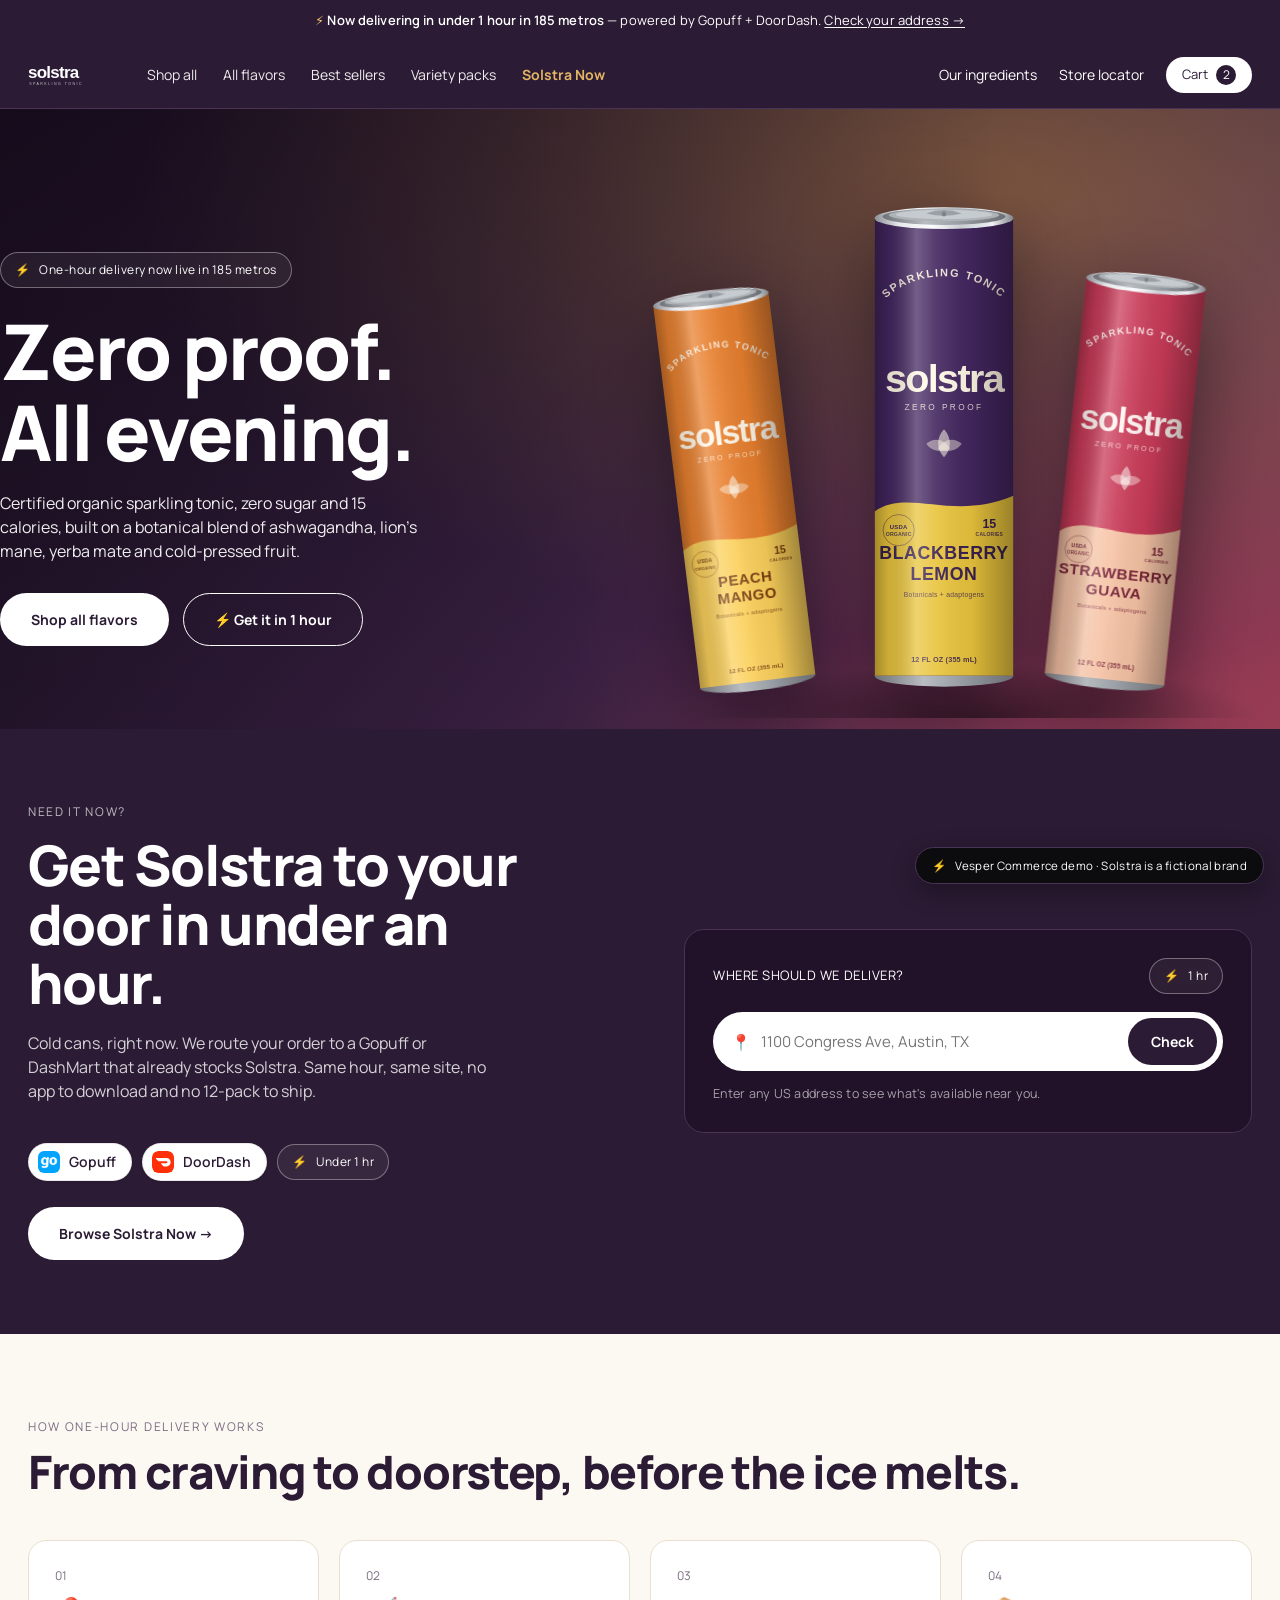
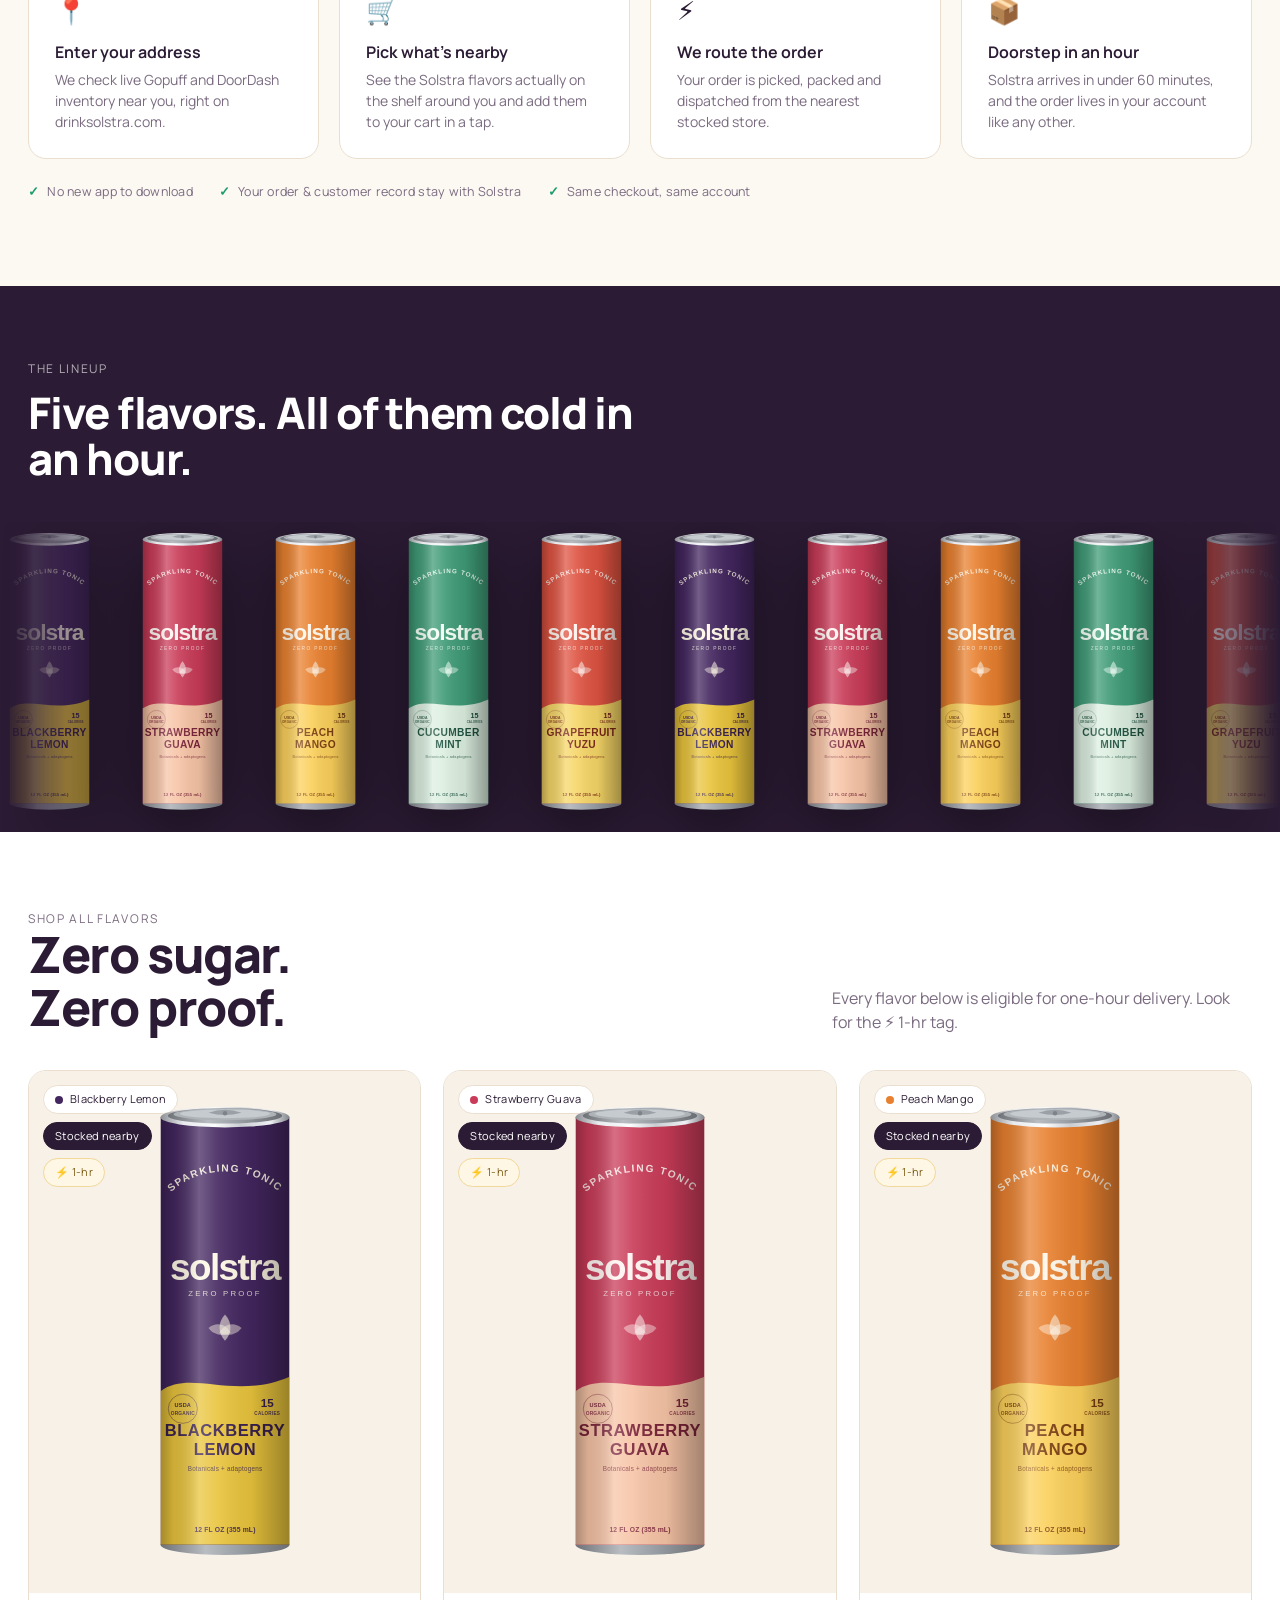
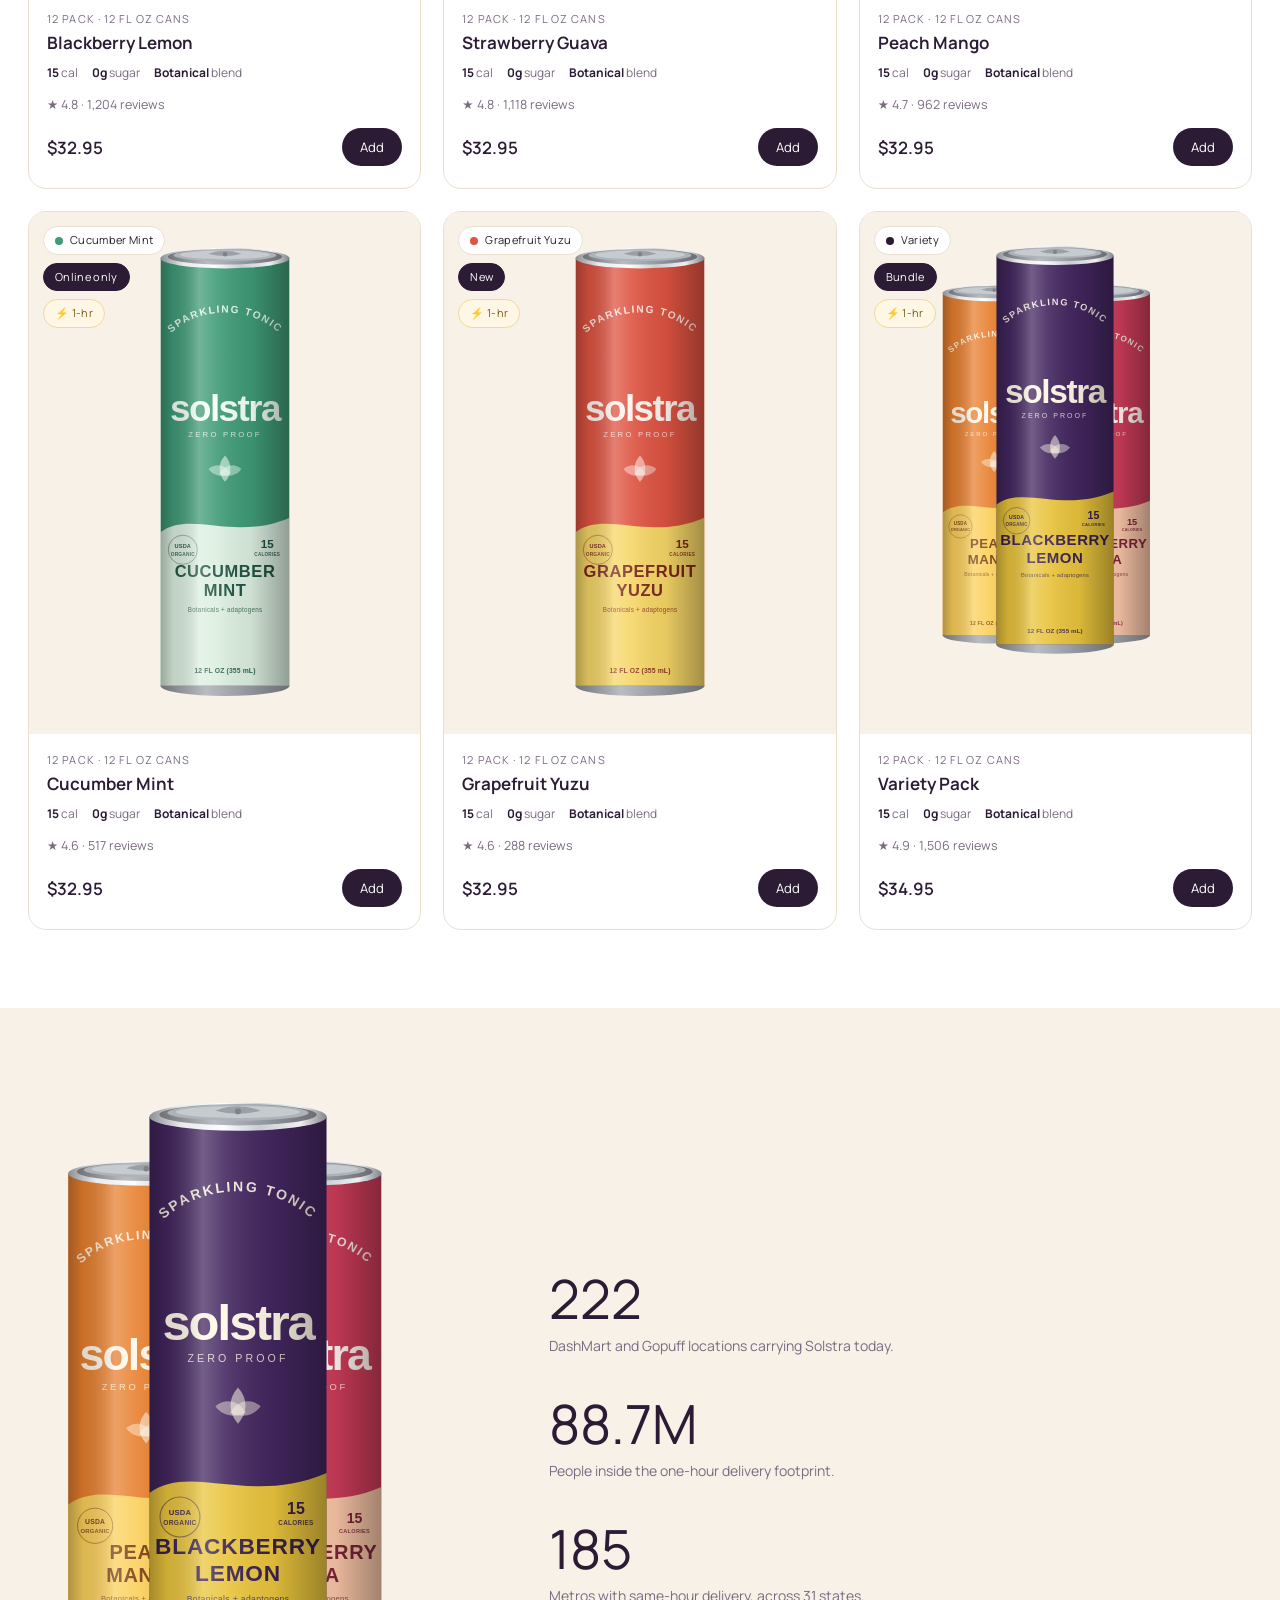
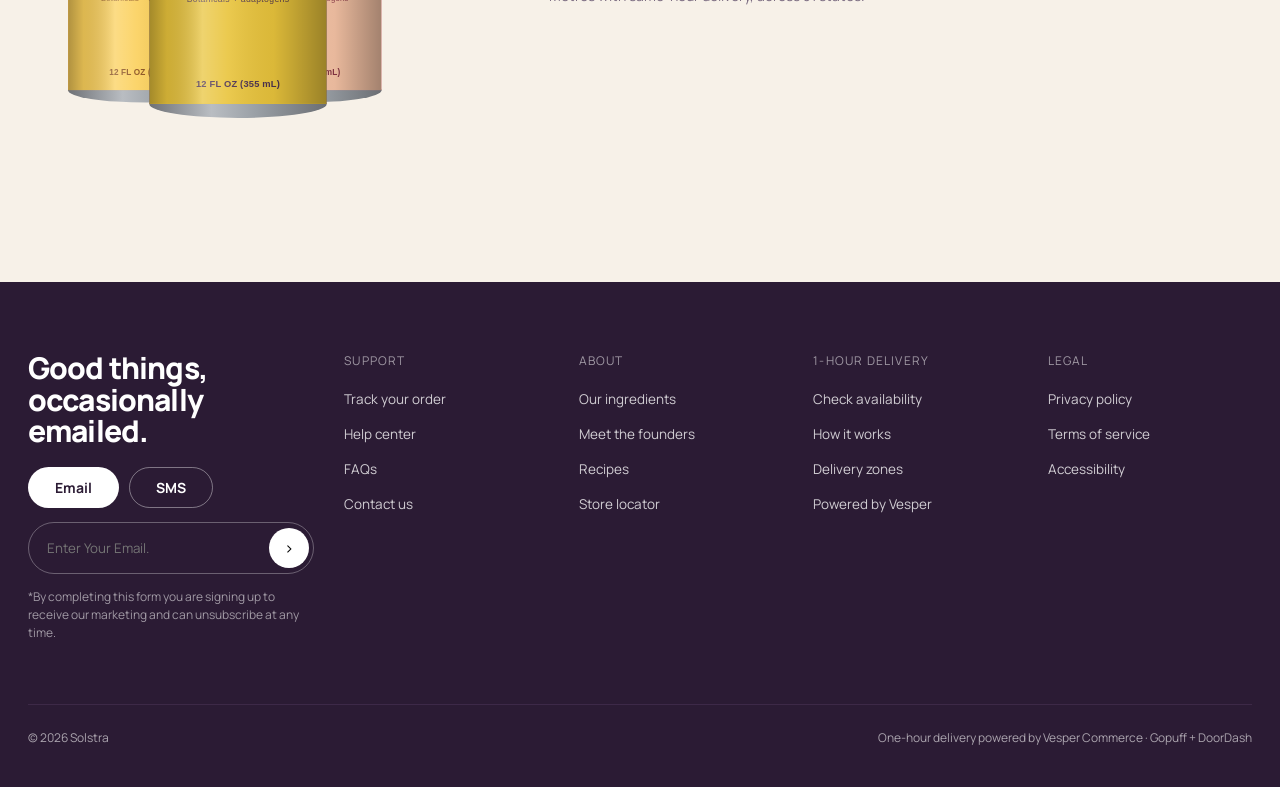
<file: index.html>
<!doctype html>
<html lang="en">
<head>
<meta charset="utf-8" />
<meta name="viewport" content="width=device-width, initial-scale=1" />
<title>Solstra — Sparkling Botanical Tonic. Zero Proof, All Evening.</title>
<meta name="description" content="Certified organic sparkling botanical tonic with adaptogens. Zero sugar, zero proof, 15 calories. Now delivered in under an hour via Gopuff and DoorDash." />
<link rel="preconnect" href="https://fonts.googleapis.com" />
<link rel="preconnect" href="https://fonts.gstatic.com" crossorigin />
<link href="https://fonts.googleapis.com/css2?family=Manrope:wght@400;500;600;700;800&display=swap" rel="stylesheet" />
<link rel="stylesheet" href="styles.css" />
<link rel="icon" href="assets/logo.svg" />
</head>
<body>

<!-- Announcement -->
<div class="announce">
  <span class="bolt">⚡</span> <b>Now delivering in under 1 hour in 185 metros</b> — powered by Gopuff + DoorDash. <a href="#onehour">Check your address →</a>
</div>

<!-- Header -->
<header class="header">
  <nav class="nav">
    <a class="brand" href="index.html"><img src="assets/logo-white.svg" alt="Solstra" /></a>
    <div class="nav-links">
      <a href="#shop">Shop all</a>
      <a href="#shop">All flavors</a>
      <a href="#shop">Best sellers</a>
      <a href="#shop">Variety packs</a>
      <a href="solstra-now.html" class="nav-accent">Solstra Now</a>
    </div>
    <div class="nav-right">
      <a class="hide-sm" href="#">Our ingredients</a>
      <a class="hide-sm" href="#">Store locator</a>
      <button class="hamburger" onclick="openMenu()" aria-label="Open menu"><svg viewBox="0 0 24 24" fill="none" stroke="currentColor" stroke-width="2" stroke-linecap="round"><line x1="3" y1="6" x2="21" y2="6"/><line x1="3" y1="12" x2="21" y2="12"/><line x1="3" y1="18" x2="21" y2="18"/></svg></button>
      <a href="checkout.html" class="cart-pill" onclick="event.preventDefault();openCart()">Cart <span class="cart-count" id="cartCount">2</span></a>
    </div>
  </nav>
</header>

<!-- Hero -->
<section class="hero">
  <div class="hero-media hero-media--brand"></div>
  <div class="wrap hero-inner">
    <div class="hero-copy">
      <div class="delivery-badge" style="margin-bottom:22px"><span class="bolt">⚡</span> One-hour delivery now live in 185 metros</div>
      <h1 class="serif">Zero proof.<br/>All evening.</h1>
      <p class="sub">Certified organic sparkling tonic, zero sugar and 15 calories, built on a botanical blend of ashwagandha, lion's mane, yerba mate and cold-pressed fruit.</p>
      <div class="hero-cta">
        <a href="#shop" class="btn btn-white">Shop all flavors</a>
        <a href="#onehour" class="btn btn-outline" style="color:#fff">⚡ Get it in 1 hour</a>
      </div>
    </div>
    <!-- cans get their own grid column, so they can never cross the type -->
    <div class="hero-cans" aria-hidden="true">
      <img class="hc hc-left"  src="assets/can-peachmango.svg" alt="" />
      <img class="hc hc-right" src="assets/can-strawberryguava.svg" alt="" />
      <img class="hc hc-front" src="assets/can-blackberrylemon.svg" alt="" />
    </div>
  </div>
</section>

<!-- ===== SIGNATURE 1-HOUR DELIVERY BAND ===== -->
<section class="delivery-band" id="onehour">
  <div class="wrap grid">
    <div>
      <div class="eyebrow" style="color:rgba(255,255,255,.7)">Need it now?</div>
      <h2 class="serif" style="margin-top:14px">Get Solstra to your door in under an hour.</h2>
      <p class="lede">Cold cans, right now. We route your order to a Gopuff or DashMart that already stocks Solstra. Same hour, same site, no app to download and no 12-pack to ship.</p>
      <div class="retailer-chips" style="margin-top:24px">
        <span class="chip"><img class="logo" src="assets/gopuff-icon.png" alt="Gopuff" /> Gopuff</span>
        <span class="chip"><img class="logo" src="assets/doordash-icon.svg" alt="DoorDash" /> DoorDash</span>
        <span class="delivery-badge"><span class="bolt">⚡</span> Under 1 hr</span>
      </div>
      <div style="margin-top:26px">
        <a href="solstra-now.html" class="btn btn-white">Browse Solstra Now →</a>
      </div>
    </div>

    <div class="addr-card">
      <div class="row-top">
        <div style="font-family:var(--mono);font-size:13px;letter-spacing:.04em">WHERE SHOULD WE DELIVER?</div>
        <div class="delivery-badge"><span class="bolt">⚡</span> 1 hr</div>
      </div>
      <div class="addr-field">
        <span aria-hidden="true">📍</span>
        <input id="addrInput" type="text" placeholder="1100 Congress Ave, Austin, TX" />
        <button class="btn btn-dark" onclick="checkAvailability()">Check</button>
      </div>
      <div class="addr-note">Enter any US address to see what's available near you.</div>

      <div class="avail-result" id="availResult">
        <div class="avail-head"><span>✓</span> Available near you — delivered in under 1 hour</div>
        <div class="mini-prod">
          <img src="assets/can-blackberrylemon.svg" alt="" />
          <div class="info"><div class="name">Blackberry Lemon · 4-pack</div><div class="meta">4 × 12 fl oz · $13.99</div></div>
          <button class="mini-add" onclick="addToCart()">Add</button>
        </div>
        <div class="mini-prod">
          <img src="assets/can-strawberryguava.svg" alt="" />
          <div class="info"><div class="name">Strawberry Guava · 4-pack</div><div class="meta">4 × 12 fl oz · $13.99</div></div>
          <button class="mini-add" onclick="addToCart()">Add</button>
        </div>
        <div class="mini-prod">
          <img src="assets/can-peachmango.svg" alt="" />
          <div class="info"><div class="name">Peach Mango · single can <span style="opacity:.6">(trial)</span></div><div class="meta">12 fl oz · $3.79</div></div>
          <button class="mini-add" onclick="addToCart()">Add</button>
        </div>
        <a href="checkout.html" class="btn btn-white btn-block" style="margin-top:16px">View cart · check out →</a>
      </div>
    </div>
  </div>
</section>

<!-- How it works -->
<section class="how">
  <div class="wrap">
    <div class="eyebrow">How one-hour delivery works</div>
    <h2 class="serif" style="font-size:clamp(30px,3.6vw,46px);margin-top:12px">From craving to doorstep, before the ice melts.</h2>
    <div class="steps">
      <div class="step"><div class="num">01</div><div class="icon">📍</div><h3>Enter your address</h3><p>We check live Gopuff and DoorDash inventory near you, right on drinksolstra.com.</p></div>
      <div class="step"><div class="num">02</div><div class="icon">🛒</div><h3>Pick what's nearby</h3><p>See the Solstra flavors actually on the shelf around you and add them to your cart in a tap.</p></div>
      <div class="step"><div class="num">03</div><div class="icon">⚡</div><h3>We route the order</h3><p>Your order is picked, packed and dispatched from the nearest stocked store.</p></div>
      <div class="step"><div class="num">04</div><div class="icon">📦</div><h3>Doorstep in an hour</h3><p>Solstra arrives in under 60 minutes, and the order lives in your account like any other.</p></div>
    </div>
    <div class="assurance">
      <span><span class="tick">✓</span> No new app to download</span>
      <span><span class="tick">✓</span> Your order &amp; customer record stay with Solstra</span>
      <span><span class="tick">✓</span> Same checkout, same account</span>
    </div>
  </div>
</section>

<!-- Flavor lineup marquee -->
<section class="lineup">
  <div class="wrap lineup-head">
    <div class="eyebrow" style="color:rgba(255,255,255,.65)">The lineup</div>
    <h2 class="serif">Five flavors. All of them cold in an hour.</h2>
  </div>
  <!-- two identical sets, each at least one viewport wide, so the -50% loop is
       seamless at any window size -->
  <div class="marquee" aria-hidden="true">
    <div class="marquee-track">
      <div class="marquee-set">
        <img src="assets/can-blackberrylemon.svg" alt="" />
        <img src="assets/can-strawberryguava.svg" alt="" />
        <img src="assets/can-peachmango.svg" alt="" />
        <img src="assets/can-cucumbermint.svg" alt="" />
        <img src="assets/can-grapefruityuzu.svg" alt="" />
        <img src="assets/can-blackberrylemon.svg" alt="" />
        <img src="assets/can-strawberryguava.svg" alt="" />
        <img src="assets/can-peachmango.svg" alt="" />
        <img src="assets/can-cucumbermint.svg" alt="" />
        <img src="assets/can-grapefruityuzu.svg" alt="" />
      </div>
      <div class="marquee-set">
        <img src="assets/can-blackberrylemon.svg" alt="" />
        <img src="assets/can-strawberryguava.svg" alt="" />
        <img src="assets/can-peachmango.svg" alt="" />
        <img src="assets/can-cucumbermint.svg" alt="" />
        <img src="assets/can-grapefruityuzu.svg" alt="" />
        <img src="assets/can-blackberrylemon.svg" alt="" />
        <img src="assets/can-strawberryguava.svg" alt="" />
        <img src="assets/can-peachmango.svg" alt="" />
        <img src="assets/can-cucumbermint.svg" alt="" />
        <img src="assets/can-grapefruityuzu.svg" alt="" />
      </div>
    </div>
  </div>
</section>

<!-- Product grid -->
<section class="section" id="shop">
  <div class="wrap">
    <div class="section-head">
      <div>
        <div class="eyebrow">Shop all flavors</div>
        <h2 class="serif">Zero sugar.<br/>Zero proof.</h2>
      </div>
      <p>Every flavor below is eligible for one-hour delivery. Look for the <span style="white-space:nowrap">⚡ 1-hr</span> tag.</p>
    </div>

    <div class="prod-grid" id="prodGrid">
      <!-- cards injected by app.js -->
    </div>
  </div>
</section>

<!-- Value strip -->
<section class="value-strip">
  <div class="wrap value-split">
    <div class="value-cans">
      <img src="assets/can-varietypack.svg" alt="Solstra Blackberry Lemon, Strawberry Guava and Peach Mango cans" />
    </div>
    <div class="value-grid">
      <div><div class="big">222</div><p>DashMart and Gopuff locations carrying Solstra today.</p></div>
      <div><div class="big">88.7M</div><p>People inside the one-hour delivery footprint.</p></div>
      <div><div class="big">185</div><p>Metros with same-hour delivery, across 31 states.</p></div>
    </div>
  </div>
</section>

<!-- Footer -->
<footer class="footer">
  <div class="wrap">
    <div class="top">
      <div class="updates">
        <h3 class="serif">Good things, occasionally emailed.</h3>
        <div class="toggle">
          <button class="btn btn-white">Email</button>
          <button class="btn btn-outline" style="color:#fff">SMS</button>
        </div>
        <div class="subscribe"><input placeholder="Enter Your Email." /><button>›</button></div>
        <p style="font-size:12px;opacity:.55;margin-top:14px;max-width:320px">*By completing this form you are signing up to receive our marketing and can unsubscribe at any time.</p>
      </div>
      <div><div class="colhead">Support</div><ul><li><a href="#">Track your order</a></li><li><a href="#">Help center</a></li><li><a href="#">FAQs</a></li><li><a href="#">Contact us</a></li></ul></div>
      <div><div class="colhead">About</div><ul><li><a href="#">Our ingredients</a></li><li><a href="#">Meet the founders</a></li><li><a href="#">Recipes</a></li><li><a href="#">Store locator</a></li></ul></div>
      <div><div class="colhead">1-Hour Delivery</div><ul><li><a href="#onehour">Check availability</a></li><li><a href="#onehour">How it works</a></li><li><a href="#">Delivery zones</a></li><li><a href="#">Powered by Vesper</a></li></ul></div>
      <div><div class="colhead">Legal</div><ul><li><a href="#">Privacy policy</a></li><li><a href="#">Terms of service</a></li><li><a href="#">Accessibility</a></li></ul></div>
    </div>
    <div class="base"><span>© 2026 Solstra</span><span>One-hour delivery powered by Vesper Commerce · Gopuff + DoorDash</span></div>
  </div>
</footer>

<div class="demo-ribbon"><span class="bolt">⚡</span> Vesper Commerce demo · Solstra is a fictional brand</div>

<script src="app.js"></script>
</body>
</html>
</file>
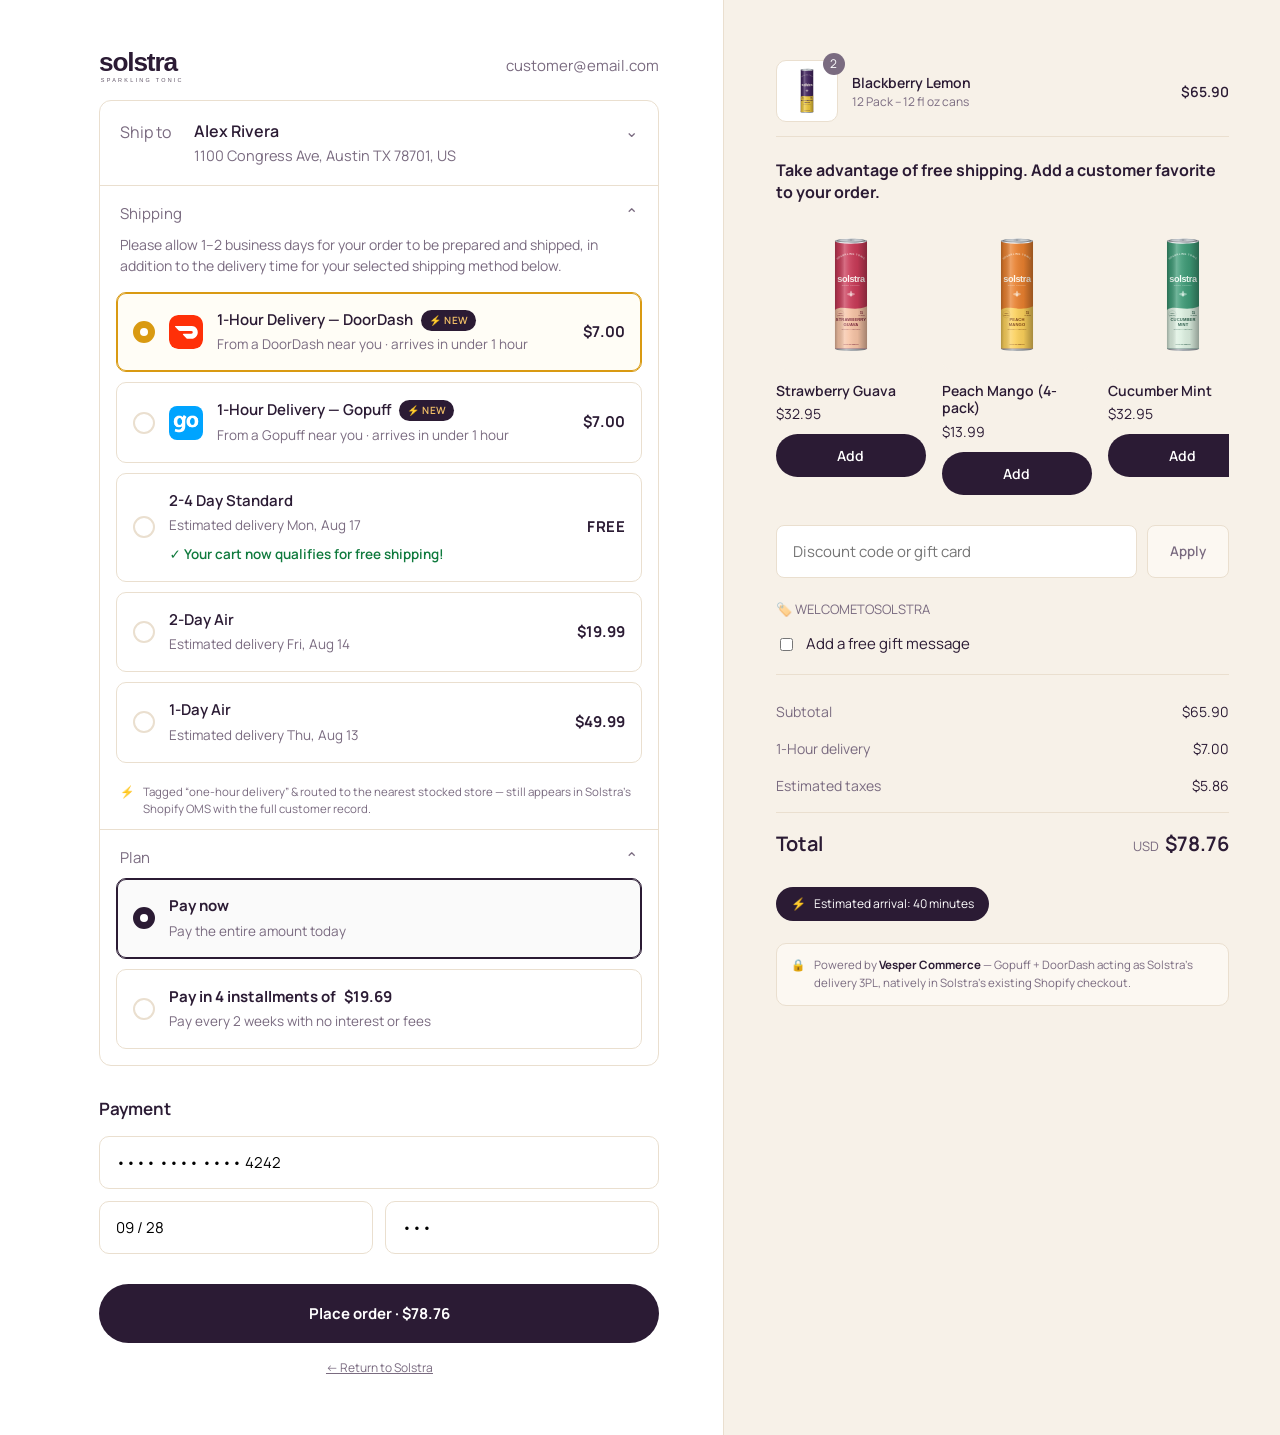
<file: checkout.html>
<!doctype html>
<html lang="en">
<head>
<meta charset="utf-8" />
<meta name="viewport" content="width=device-width, initial-scale=1" />
<title>Checkout | Solstra</title>
<link rel="preconnect" href="https://fonts.googleapis.com" />
<link rel="preconnect" href="https://fonts.gstatic.com" crossorigin />
<link href="https://fonts.googleapis.com/css2?family=Manrope:wght@400;500;600;700;800&display=swap" rel="stylesheet" />
<link rel="stylesheet" href="styles.css" />
<link rel="icon" href="assets/logo.svg" />
</head>
<body>

<div class="checkout">
  <!-- LEFT -->
  <div class="co-left">
    <div class="inner">
      <div class="co-topbar">
        <a href="index.html" class="co-logo"><img src="assets/logo.svg" alt="Solstra" style="height:40px" /></a>
        <span class="email">customer@email.com</span>
      </div>

      <!-- Ship to -->
      <div class="co-card">
        <div class="ship-to">
          <span class="k">Ship to</span>
          <span class="v"><b>Alex Rivera</b><div>1100 Congress Ave, Austin TX 78701, US</div></span>
          <span class="chev">⌄</span>
        </div>

        <!-- Shipping -->
        <div class="co-block">
          <div class="bh"><span class="t">Shipping</span><span class="chev" style="color:var(--gray)">⌃</span></div>
          <div class="note">Please allow 1–2 business days for your order to be prepared and shipped, in addition to the delivery time for your selected shipping method below.</div>
          <div class="opts" id="shipOpts">

            <!-- 1-hour delivery options (the Vesper addition) -->
            <label class="co-opt onehr selected" data-cost="7.00" data-label="1-Hour delivery" onclick="selectShip(this)">
              <span class="radio"></span>
              <span class="ret"><img src="assets/doordash-icon.svg" alt="DoorDash" /></span>
              <span class="body">
                <span class="n">1-Hour Delivery — DoorDash <span class="badge-1hr">⚡ NEW</span></span>
                <span class="d">From a DoorDash near you · arrives in under 1 hour</span>
              </span>
              <span class="amt">$7.00</span>
            </label>

            <label class="co-opt onehr" data-cost="7.00" data-label="1-Hour delivery" onclick="selectShip(this)">
              <span class="radio"></span>
              <span class="ret"><img src="assets/gopuff-icon.png" alt="Gopuff" /></span>
              <span class="body">
                <span class="n">1-Hour Delivery — Gopuff <span class="badge-1hr">⚡ NEW</span></span>
                <span class="d">From a Gopuff near you · arrives in under 1 hour</span>
              </span>
              <span class="amt">$7.00</span>
            </label>

            <!-- standard Solstra shipping tiers -->
            <label class="co-opt" data-cost="0" data-label="2-4 Day Standard" onclick="selectShip(this)">
              <span class="radio"></span>
              <span class="body">
                <span class="n">2-4 Day Standard</span>
                <span class="d">Estimated delivery Mon, Aug 17</span>
                <span class="free-ok">✓ Your cart now qualifies for free shipping!</span>
              </span>
              <span class="amt free">FREE</span>
            </label>

            <label class="co-opt" data-cost="19.99" data-label="2-Day Air" onclick="selectShip(this)">
              <span class="radio"></span>
              <span class="body">
                <span class="n">2-Day Air</span>
                <span class="d">Estimated delivery Fri, Aug 14</span>
              </span>
              <span class="amt">$19.99</span>
            </label>

            <label class="co-opt" data-cost="49.99" data-label="1-Day Air" onclick="selectShip(this)">
              <span class="radio"></span>
              <span class="body">
                <span class="n">1-Day Air</span>
                <span class="d">Estimated delivery Thu, Aug 13</span>
              </span>
              <span class="amt">$49.99</span>
            </label>

          </div>
          <div class="note" id="routeNote" style="display:flex;gap:9px;color:var(--gray);font-family:var(--mono);font-size:11.5px">
            <span style="color:#d99a12">⚡</span>
            <span>Tagged “one-hour delivery” &amp; routed to the nearest stocked store — still appears in Solstra's Shopify OMS with the full customer record.</span>
          </div>
        </div>

        <!-- Plan -->
        <div class="co-block co-plan">
          <div class="bh"><span class="t">Plan</span><span class="chev" style="color:var(--gray)">⌃</span></div>
          <div class="opts" id="planOpts">
            <label class="co-opt selected" onclick="selectPlan(this)">
              <span class="radio"></span>
              <span class="body"><span class="n">Pay now</span><span class="d">Pay the entire amount today</span></span>
            </label>
            <label class="co-opt" onclick="selectPlan(this)">
              <span class="radio"></span>
              <span class="body"><span class="n">Pay in 4 installments of <span id="instAmt">$18.05</span></span><span class="d">Pay every 2 weeks with no interest or fees</span></span>
            </label>
          </div>
        </div>
      </div>

      <!-- Payment -->
      <div class="co-section-title">Payment</div>
      <input class="co-field" placeholder="Card number" value="•••• •••• •••• 4242" />
      <div class="co-row">
        <input class="co-field" placeholder="Expiration (MM/YY)" value="09 / 28" />
        <input class="co-field" placeholder="Security code" value="•••" />
      </div>

      <button class="btn btn-dark btn-block btn-lg" id="placeBtn" style="margin-top:18px" onclick="placeOrder()">Place order · $72.21</button>
      <p style="font-size:12px;color:var(--gray);text-align:center;margin-top:16px"><a href="index.html" style="text-decoration:underline">← Return to Solstra</a></p>
    </div>
  </div>

  <!-- RIGHT: order summary -->
  <div class="co-right">
    <div class="inner">
      <div class="os-item">
        <div class="im"><img src="assets/can-blackberrylemon.svg" alt="" /><span class="q">2</span></div>
        <div class="nm"><div class="t">Blackberry Lemon</div><div class="s">12 Pack – 12 fl oz cans</div></div>
        <div class="pr">$65.90</div>
      </div>

      <!-- upsell rail -->
      <div class="upsell-title">Take advantage of free shipping. Add a customer favorite to your order.</div>
      <div class="upsell-rail">
        <div class="upsell-card"><div class="im"><img src="assets/can-strawberryguava.svg" alt="" /></div><div class="nm">Strawberry Guava</div><div class="pr">$32.95</div><button class="add" onclick="addToCart()">Add</button></div>
        <div class="upsell-card"><div class="im"><img src="assets/can-peachmango.svg" alt="" /></div><div class="nm">Peach Mango (4-pack)</div><div class="pr">$13.99</div><button class="add" onclick="addToCart()">Add</button></div>
        <div class="upsell-card"><div class="im"><img src="assets/can-cucumbermint.svg" alt="" /></div><div class="nm">Cucumber Mint</div><div class="pr">$32.95</div><button class="add" onclick="addToCart()">Add</button></div>
        <div class="upsell-card"><div class="im"><img src="assets/can-varietypack.svg" alt="" /></div><div class="nm">Variety Pack</div><div class="pr">$34.95</div><button class="add" onclick="addToCart()">Add</button></div>
      </div>

      <!-- discount -->
      <div class="co-discount">
        <input placeholder="Discount code or gift card" />
        <button>Apply</button>
      </div>
      <div class="co-discount-tag">🏷️ WELCOMETOSOLSTRA</div>
      <div class="co-gift"><input type="checkbox" /> Add a free gift message</div>

      <!-- totals -->
      <div class="os-line"><span class="muted">Subtotal</span><span>$65.90</span></div>
      <div class="os-line"><span class="muted" id="sumShipLabel">1-Hour delivery</span><span id="sumShip">$7.00</span></div>
      <div class="os-line"><span class="muted">Estimated taxes</span><span>$5.86</span></div>
      <div class="os-line total"><span>Total</span><span><span style="font-size:13px;color:var(--gray);font-weight:400;margin-right:6px">USD</span><span id="sumTotal">$72.21</span></span></div>

      <div class="eta-badge" id="etaBadge" style="margin-top:20px"><span class="bolt">⚡</span> Estimated arrival: 40 minutes</div>
      <div class="co-note" style="margin-top:8px;border-style:solid"><span>🔒</span> <span>Powered by <b>Vesper Commerce</b> — Gopuff + DoorDash acting as Solstra's delivery 3PL, natively in Solstra's existing Shopify checkout.</span></div>
    </div>
  </div>
</div>

<script src="app.js"></script>
</body>
</html>
</file>
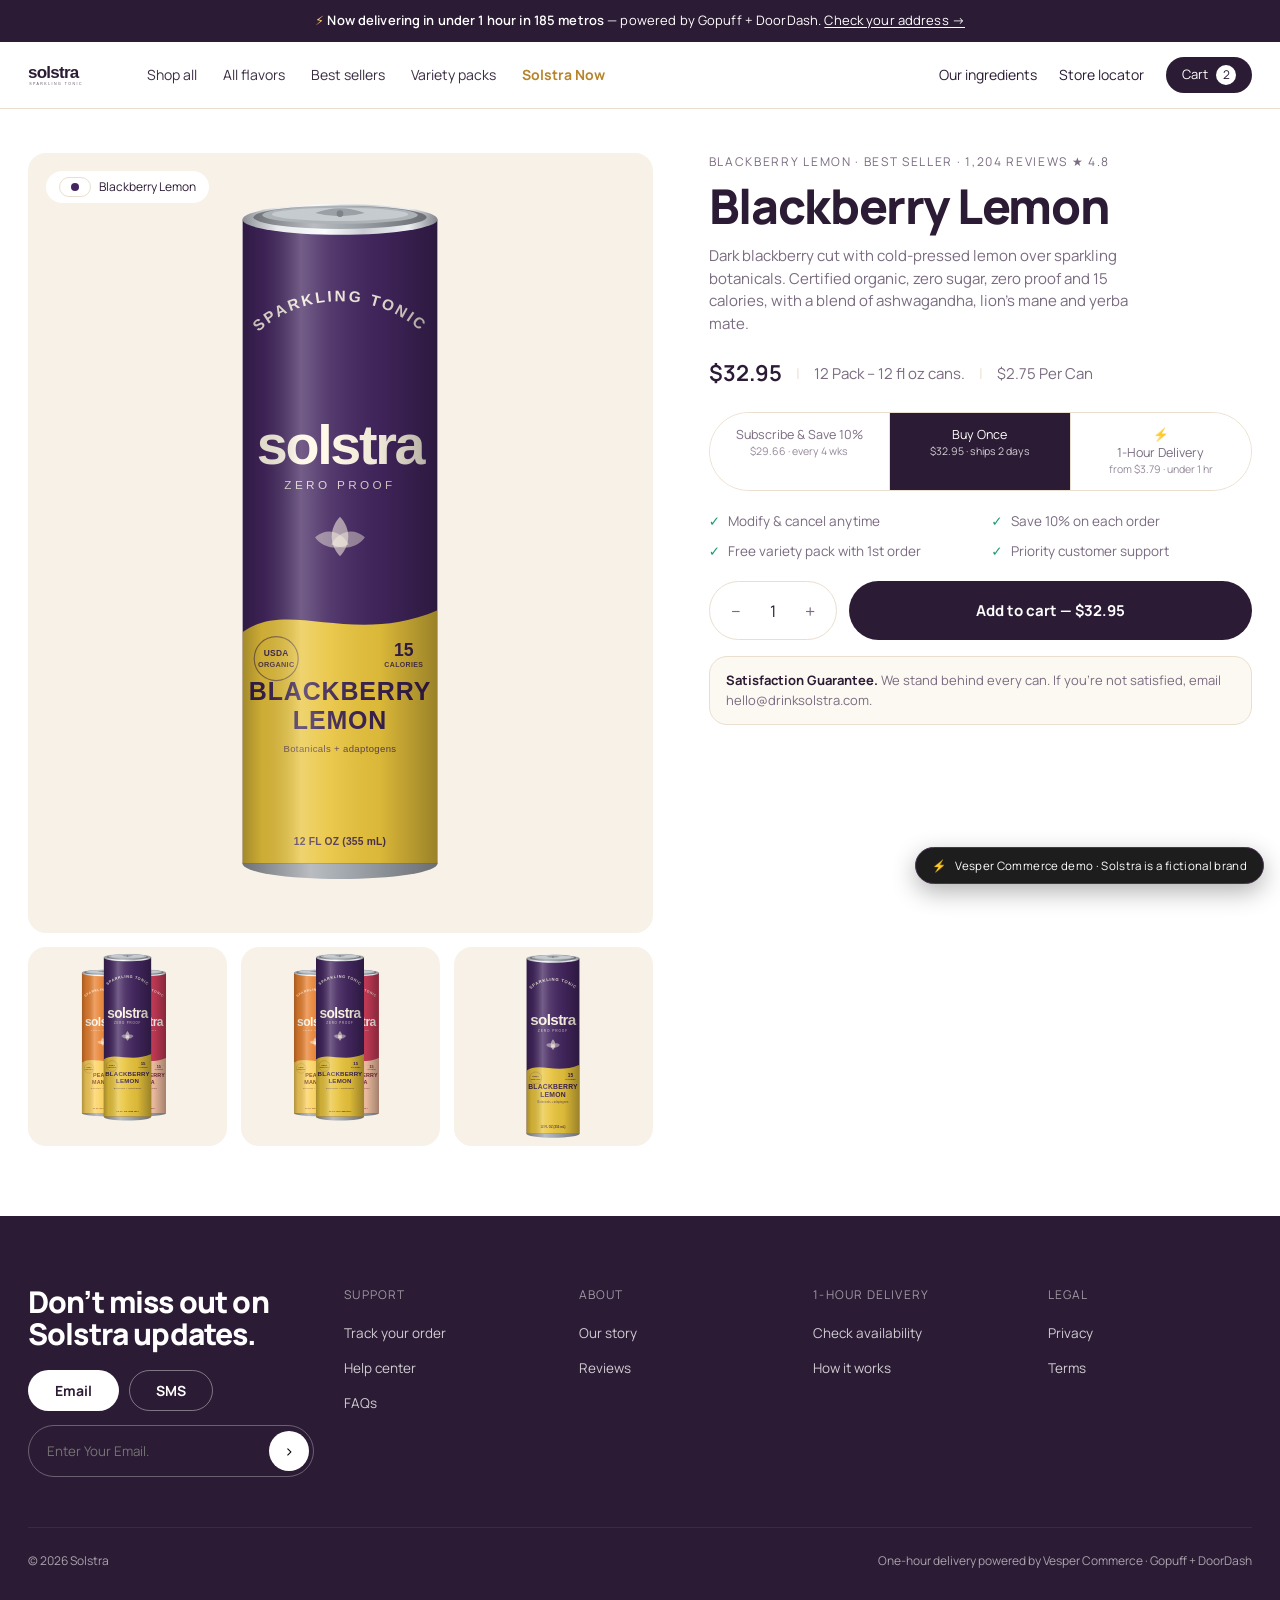
<file: product.html>
<!doctype html>
<html lang="en">
<head>
<meta charset="utf-8" />
<meta name="viewport" content="width=device-width, initial-scale=1" />
<title>Blackberry Lemon Sparkling Botanical Tonic (12 fl oz) | Solstra</title>
<link rel="preconnect" href="https://fonts.googleapis.com" />
<link rel="preconnect" href="https://fonts.gstatic.com" crossorigin />
<link href="https://fonts.googleapis.com/css2?family=Manrope:wght@400;500;600;700;800&display=swap" rel="stylesheet" />
<link rel="stylesheet" href="styles.css" />
<link rel="icon" href="assets/logo.svg" />
</head>
<body>

<div class="announce">
  <span class="bolt">⚡</span> <b>Now delivering in under 1 hour in 185 metros</b> — powered by Gopuff + DoorDash. <a href="#onehr">Check your address →</a>
</div>

<!-- light header on PDP -->
<header class="header light">
  <nav class="nav">
    <a class="brand" href="index.html"><img src="assets/logo.svg" alt="Solstra" /></a>
    <div class="nav-links">
      <a href="index.html#shop">Shop all</a>
      <a href="index.html#shop">All flavors</a>
      <a href="index.html#shop">Best sellers</a>
      <a href="index.html#shop">Variety packs</a>
      <a href="solstra-now.html" class="nav-accent">Solstra Now</a>
    </div>
    <div class="nav-right">
      <a class="hide-sm" href="#">Our ingredients</a>
      <a class="hide-sm" href="#">Store locator</a>
      <button class="hamburger" onclick="openMenu()" aria-label="Open menu"><svg viewBox="0 0 24 24" fill="none" stroke="currentColor" stroke-width="2" stroke-linecap="round"><line x1="3" y1="6" x2="21" y2="6"/><line x1="3" y1="12" x2="21" y2="12"/><line x1="3" y1="18" x2="21" y2="18"/></svg></button>
      <a href="checkout.html" class="cart-pill" onclick="event.preventDefault();openCart()">Cart <span class="cart-count" id="cartCount">2</span></a>
    </div>
  </nav>
</header>

<div class="wrap">
  <div class="pdp">
    <!-- media -->
    <div class="pdp-media">
      <div class="main">
        <div class="line-flag"><span class="tag line"><span class="dot" style="background:#43265F"></span></span> Blackberry Lemon</div>
        <img src="assets/can-blackberrylemon.svg" alt="Solstra Blackberry Lemon sparkling tonic" />
      </div>
      <div class="thumbs">
        <div><img src="assets/can-varietypack.svg" alt="" /></div>
        <div><img src="assets/can-varietypack.svg" alt="" /></div>
        <div><img src="assets/can-blackberrylemon.svg" alt="" /></div>
      </div>
    </div>

    <!-- info -->
    <div class="pdp-info">
      <div class="eyebrow" style="margin-bottom:10px">Blackberry Lemon · Best seller · 1,204 reviews ★ 4.8</div>
      <h1 class="serif">Blackberry Lemon</h1>
      <p class="desc">Dark blackberry cut with cold-pressed lemon over sparkling botanicals. Certified organic, zero sugar, zero proof and 15 calories, with a blend of ashwagandha, lion&rsquo;s mane and yerba mate.</p>

      <div class="price-line">
        <span class="p">$32.95</span>
        <span class="sep">|</span>
        <span class="muted">12 Pack – 12 fl oz cans.</span>
        <span class="sep">|</span>
        <span class="muted">$2.75 Per Can</span>
      </div>

      <!-- purchase modes: Subscribe / Buy Once / 1-Hour Delivery -->
      <div class="buy-modes" id="buyModes">
        <button class="buy-mode" data-mode="subscribe" onclick="setMode('subscribe')">Subscribe &amp; Save 10%<small>$29.66 · every 4 wks</small></button>
        <button class="buy-mode active" data-mode="once" onclick="setMode('once')">Buy Once<small>$32.95 · ships 2 days</small></button>
        <button class="buy-mode onehr" data-mode="onehr" onclick="setMode('onehr')"><span class="bolt">⚡</span> 1-Hour Delivery<small>from $3.79 · under 1 hr</small></button>
      </div>

      <!-- default (subscribe/once) benefits -->
      <div class="benefits" id="stdBenefits">
        <div><span class="tick">✓</span> Modify &amp; cancel anytime</div>
        <div><span class="tick">✓</span> Save 10% on each order</div>
        <div><span class="tick">✓</span> Free variety pack with 1st order</div>
        <div><span class="tick">✓</span> Priority customer support</div>
      </div>

      <!-- 1-hour module, shown when 1-hour mode selected -->
      <div class="onehr-module" id="onehrModule" style="display:none">
        <div class="top">
          <div class="t"><span class="bolt">⚡</span> Need it today? Get it in about an hour.</div>
          <div class="retailer-chips">
            <span class="chip"><img class="logo" src="assets/gopuff-icon.png" alt="Gopuff" /> Gopuff</span>
            <span class="chip"><img class="logo" src="assets/doordash-icon.svg" alt="DoorDash" /> DoorDash</span>
          </div>
        </div>
        <div class="sub">Delivered from a Gopuff or DoorDash near you. Choose a delivery-only size below — perfect for a cold one today.</div>
        <div class="addr-field">
          <span aria-hidden="true">📍</span>
          <input id="pdpAddr" type="text" placeholder="1200 Abbot Kinney Blvd, Venice, CA" />
          <button class="btn btn-dark" onclick="pdpCheck()">Check</button>
        </div>
        <div id="pdpAvail" style="display:none">
          <div class="avail-head" style="margin-top:18px;color:#7ee0c0"><span>✓</span> In stock near you · delivered in ~52 min</div>
          <div class="mini-prod"><img src="assets/can-blackberrylemon.svg" alt=""/><div class="info"><div class="name">Single can (trial)</div><div class="meta">12 fl oz · $3.79</div></div><button class="mini-add" onclick="addToCart()">Add</button></div>
          <div class="mini-prod"><img src="assets/can-blackberrylemon.svg" alt=""/><div class="info"><div class="name">4-pack</div><div class="meta">4 × 12 fl oz · $13.99</div></div><button class="mini-add" onclick="addToCart()">Add</button></div>
          <a href="checkout.html" class="btn btn-white btn-block" style="margin-top:14px">Check out · 1-hour delivery →</a>
        </div>
        <div class="pill-note">Order &amp; customer data stay in Solstra's Shopify — routed to the nearest stocked store automatically.</div>
      </div>

      <!-- qty + add -->
      <div class="qty-row" id="stdBuyRow">
        <div class="qty"><button onclick="qty(-1)">−</button><span id="qtyVal">1</span><button onclick="qty(1)">+</button></div>
        <button class="btn btn-dark add-cta btn-lg" id="addBtn" onclick="addToCart()">Add to cart — $32.95</button>
      </div>

      <div class="guarantee"><b>Satisfaction Guarantee.</b> We stand behind every can. If you're not satisfied, email hello@drinksolstra.com.</div>
    </div>
  </div>
</div>

<footer class="footer">
  <div class="wrap">
    <div class="top">
      <div class="updates">
        <h3 class="serif">Don&rsquo;t miss out on Solstra updates.</h3>
        <div class="toggle"><button class="btn btn-white">Email</button><button class="btn btn-outline" style="color:#fff">SMS</button></div>
        <div class="subscribe"><input placeholder="Enter Your Email." /><button>›</button></div>
      </div>
      <div><div class="colhead">Support</div><ul><li><a href="#">Track your order</a></li><li><a href="#">Help center</a></li><li><a href="#">FAQs</a></li></ul></div>
      <div><div class="colhead">About</div><ul><li><a href="#">Our story</a></li><li><a href="#">Reviews</a></li></ul></div>
      <div><div class="colhead">1-Hour Delivery</div><ul><li><a href="index.html#onehour">Check availability</a></li><li><a href="index.html#onehour">How it works</a></li></ul></div>
      <div><div class="colhead">Legal</div><ul><li><a href="#">Privacy</a></li><li><a href="#">Terms</a></li></ul></div>
    </div>
    <div class="base"><span>© 2026 Solstra</span><span>One-hour delivery powered by Vesper Commerce · Gopuff + DoorDash</span></div>
  </div>
</footer>

<div class="demo-ribbon"><span class="bolt">⚡</span> Vesper Commerce demo · Solstra is a fictional brand</div>

<script src="app.js"></script>
</body>
</html>
</file>
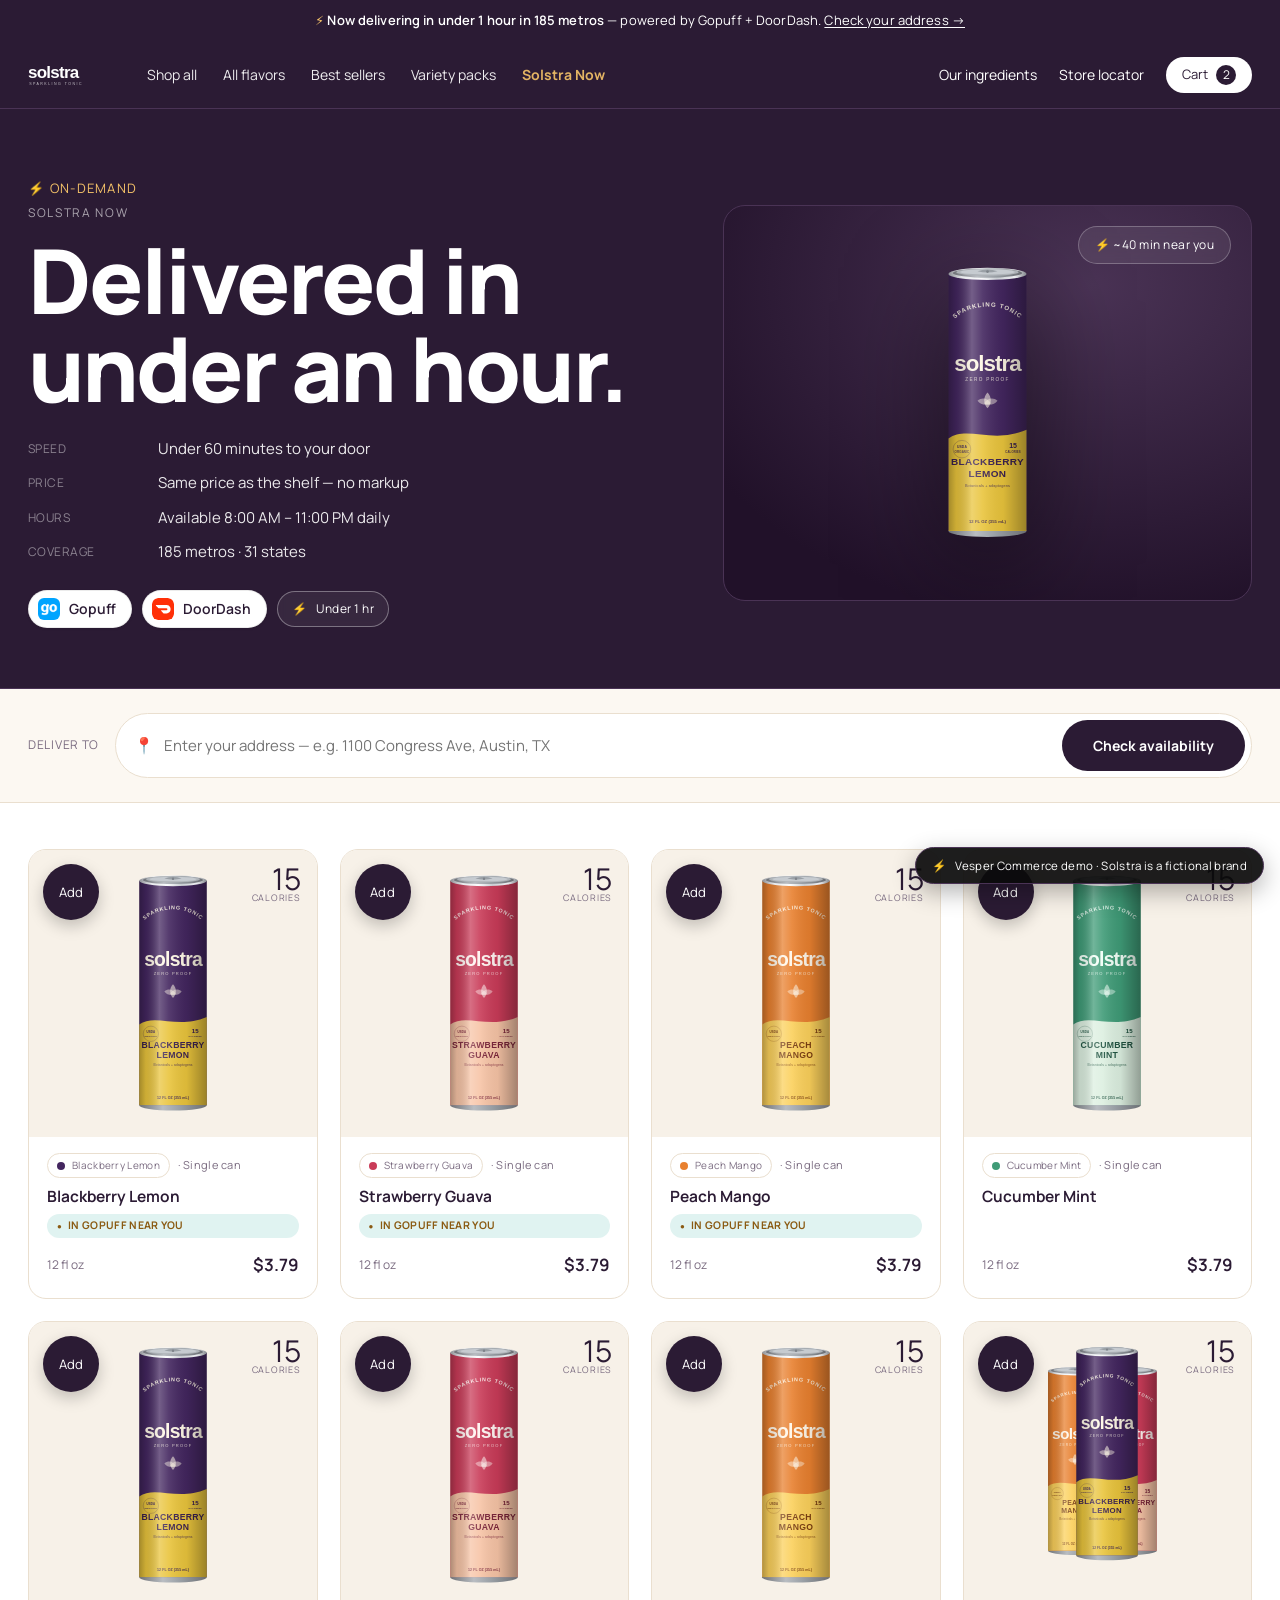
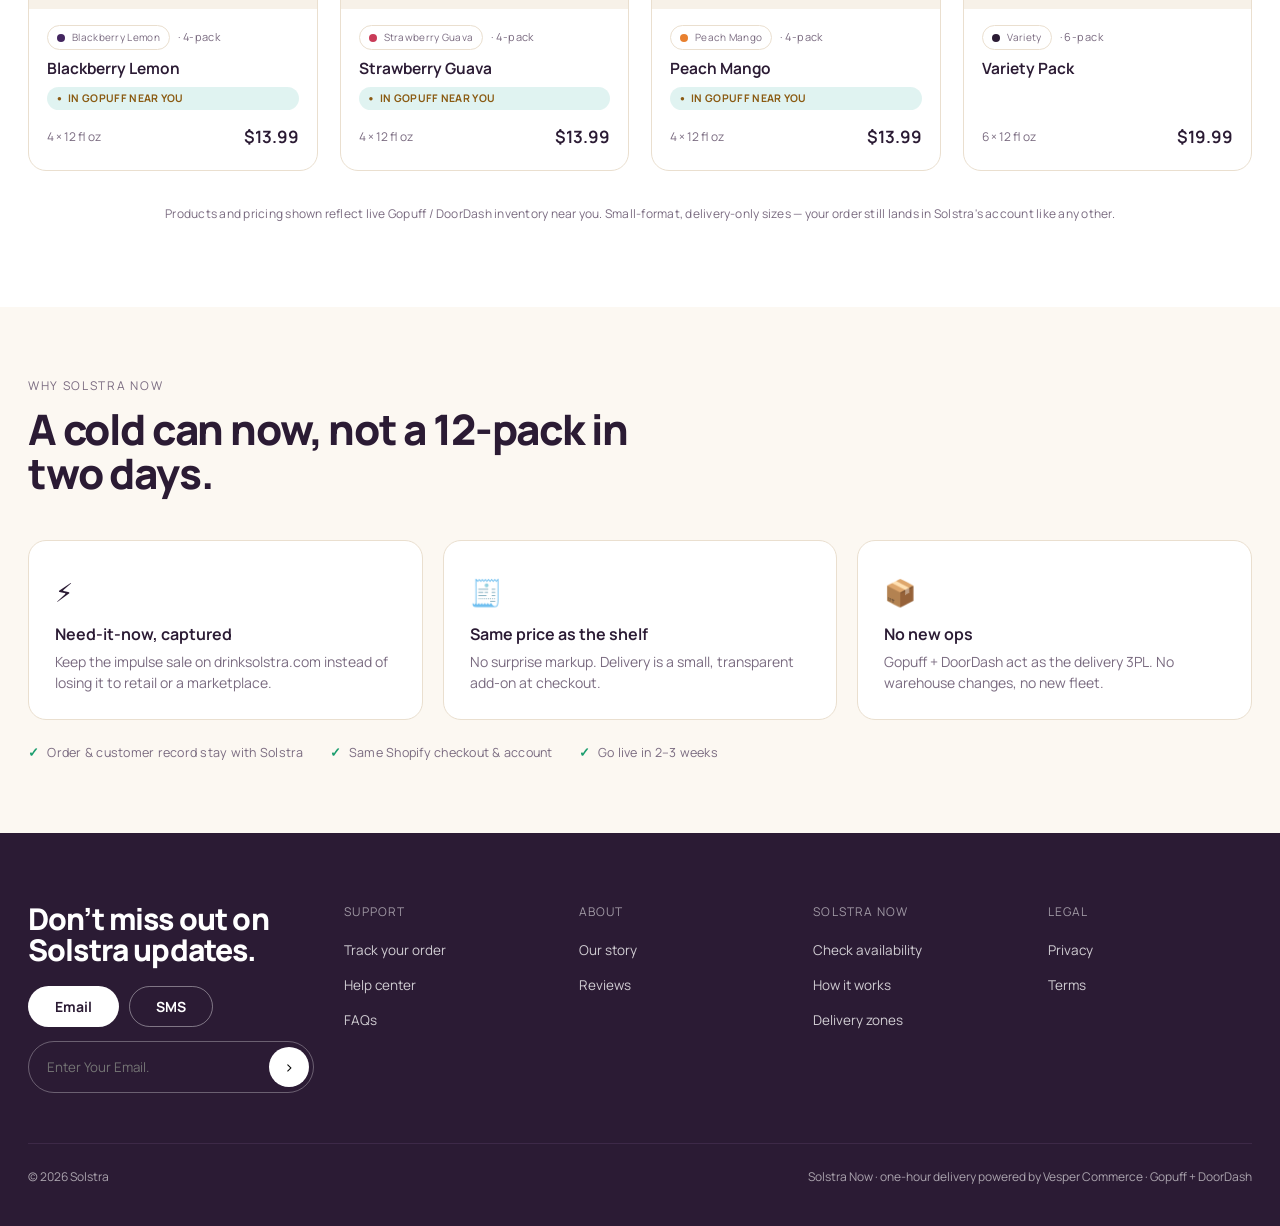
<file: solstra-now.html>
<!doctype html>
<html lang="en">
<head>
<meta charset="utf-8" />
<meta name="viewport" content="width=device-width, initial-scale=1" />
<title>Solstra Now — Delivered in under an hour | Solstra</title>
<meta name="description" content="Solstra Now: your flavors delivered in under an hour, at the same price as the shelf. Powered by Gopuff + DoorDash." />
<link rel="preconnect" href="https://fonts.googleapis.com" />
<link rel="preconnect" href="https://fonts.gstatic.com" crossorigin />
<link href="https://fonts.googleapis.com/css2?family=Manrope:wght@400;500;600;700;800&display=swap" rel="stylesheet" />
<link rel="stylesheet" href="styles.css" />
<link rel="icon" href="assets/logo.svg" />
</head>
<body>

<div class="announce">
  <span class="bolt">⚡</span> <b>Now delivering in under 1 hour in 185 metros</b> — powered by Gopuff + DoorDash. <a href="#now">Check your address →</a>
</div>

<header class="header">
  <nav class="nav">
    <a class="brand" href="index.html"><img src="assets/logo-white.svg" alt="Solstra" /></a>
    <div class="nav-links">
      <a href="index.html#shop">Shop all</a>
      <a href="index.html#shop">All flavors</a>
      <a href="index.html#shop">Best sellers</a>
      <a href="index.html#shop">Variety packs</a>
      <a href="solstra-now.html" class="nav-accent">Solstra Now</a>
    </div>
    <div class="nav-right">
      <a class="hide-sm" href="#">Our ingredients</a>
      <a class="hide-sm" href="#">Store locator</a>
      <button class="hamburger" onclick="openMenu()" aria-label="Open menu"><svg viewBox="0 0 24 24" fill="none" stroke="currentColor" stroke-width="2" stroke-linecap="round"><line x1="3" y1="6" x2="21" y2="6"/><line x1="3" y1="12" x2="21" y2="12"/><line x1="3" y1="18" x2="21" y2="18"/></svg></button>
      <a href="checkout.html" class="cart-pill" onclick="event.preventDefault();openCart()">Cart <span class="cart-count" id="cartCount">2</span></a>
    </div>
  </nav>
</header>

<!-- HERO -->
<section class="now-hero" id="now">
  <div class="wrap grid">
    <div>
      <div class="kick">⚡ On-demand</div>
      <div class="eyebrow">Solstra Now</div>
      <h1 class="serif">Delivered in under an hour.</h1>
      <div class="facts">
        <div><span class="k">Speed</span> Under 60 minutes to your door</div>
        <div><span class="k">Price</span> Same price as the shelf — no markup</div>
        <div><span class="k">Hours</span> Available 8:00 AM – 11:00 PM daily</div>
        <div><span class="k">Coverage</span> 185 metros · 31 states</div>
      </div>
      <div class="chips-row retailer-chips">
        <span class="chip"><img class="logo" src="assets/gopuff-icon.png" alt="Gopuff" /> Gopuff</span>
        <span class="chip"><img class="logo" src="assets/doordash-icon.svg" alt="DoorDash" /> DoorDash</span>
        <span class="delivery-badge"><span class="bolt">⚡</span> Under 1 hr</span>
      </div>
    </div>
    <div class="now-visual">
      <div class="float-badge"><span class="bolt">⚡</span> ~40 min near you</div>
      <img src="assets/can-blackberrylemon.svg" alt="Solstra can available on demand" />
    </div>
  </div>
</section>

<!-- ADDRESS BAR -->
<div class="now-addrbar">
  <div class="wrap inner">
    <span class="lbl">Deliver to</span>
    <div class="field">
      <span aria-hidden="true">📍</span>
      <input id="nowAddr" type="text" placeholder="Enter your address — e.g. 1100 Congress Ave, Austin, TX" />
      <button class="btn btn-dark" onclick="nowCheck()">Check availability</button>
    </div>
    <span class="now-addr-state" id="nowAddrState"><span>✓</span> In your zone · delivered in ~40 min</span>
  </div>
</div>

<!-- GRID -->
<section class="now-section">
  <div class="wrap">
    <div class="now-gridwrap show" id="nowGridWrap">
      <div class="now-grid" id="nowGrid"><!-- injected by app.js --></div>
      <div class="now-disclaimer">
        Products and pricing shown reflect live Gopuff / DoorDash inventory near you. Small-format, delivery-only sizes — your order still lands in Solstra's account like any other.
      </div>
    </div>
  </div>
</section>

<!-- reassurance band -->
<section class="how" style="padding:70px 0">
  <div class="wrap">
    <div class="eyebrow">Why Solstra Now</div>
    <h2 class="serif" style="font-size:clamp(28px,3.4vw,42px);margin-top:12px;max-width:640px">A cold can now, not a 12-pack in two days.</h2>
    <div class="steps now-steps-3">
      <div class="step"><div class="icon">⚡</div><h3>Need-it-now, captured</h3><p>Keep the impulse sale on drinksolstra.com instead of losing it to retail or a marketplace.</p></div>
      <div class="step"><div class="icon">🧾</div><h3>Same price as the shelf</h3><p>No surprise markup. Delivery is a small, transparent add-on at checkout.</p></div>
      <div class="step"><div class="icon">📦</div><h3>No new ops</h3><p>Gopuff + DoorDash act as the delivery 3PL. No warehouse changes, no new fleet.</p></div>
    </div>
    <div class="assurance">
      <span><span class="tick">✓</span> Order &amp; customer record stay with Solstra</span>
      <span><span class="tick">✓</span> Same Shopify checkout &amp; account</span>
      <span><span class="tick">✓</span> Go live in 2–3 weeks</span>
    </div>
  </div>
</section>

<footer class="footer">
  <div class="wrap">
    <div class="top">
      <div class="updates">
        <h3 class="serif">Don&rsquo;t miss out on Solstra updates.</h3>
        <div class="toggle"><button class="btn btn-white">Email</button><button class="btn btn-outline" style="color:#fff">SMS</button></div>
        <div class="subscribe"><input placeholder="Enter Your Email." /><button>›</button></div>
      </div>
      <div><div class="colhead">Support</div><ul><li><a href="#">Track your order</a></li><li><a href="#">Help center</a></li><li><a href="#">FAQs</a></li></ul></div>
      <div><div class="colhead">About</div><ul><li><a href="#">Our story</a></li><li><a href="#">Reviews</a></li></ul></div>
      <div><div class="colhead">Solstra Now</div><ul><li><a href="solstra-now.html">Check availability</a></li><li><a href="index.html#onehour">How it works</a></li><li><a href="#">Delivery zones</a></li></ul></div>
      <div><div class="colhead">Legal</div><ul><li><a href="#">Privacy</a></li><li><a href="#">Terms</a></li></ul></div>
    </div>
    <div class="base"><span>© 2026 Solstra</span><span>Solstra Now · one-hour delivery powered by Vesper Commerce · Gopuff + DoorDash</span></div>
  </div>
</footer>

<div class="demo-ribbon"><span class="bolt">⚡</span> Vesper Commerce demo · Solstra is a fictional brand</div>

<script src="app.js"></script>
</body>
</html>
</file>
<file: styles.css>
/* ============================================================
   Solstra × Vesper Commerce — 1-Hour Delivery Mockup
   Solstra is a fictional brand built for this demo. Palette is plum +
   amber; the can artwork is vector (assets/can-*.svg), not photography.
   Fonts: Manrope
   ============================================================ */

:root {
  --black: #2B1B34;           /* Solstra plum */
  --ink: #2B1B34;
  --white: #ffffff;
  --offwhite: #F7F1E8;        /* product panel, warm sand */
  --paper: #FCF8F2;
  --line: #EADFCF;
  --line-dark: #4A3355;
  --gray: #7A6B80;
  --gray-2: #A99BAE;
  --gold: #E0A33C;            /* amber, used as the accent */
  --blush: #F0E2CC;
  --gopuff: #009f8f;
  --doordash: #eb1700;
  --radius-pill: 999px;
  --radius: 18px;
  --serif: "Manrope", -apple-system, system-ui, "Helvetica Neue", sans-serif;
  --sans: "Manrope", -apple-system, system-ui, "Helvetica Neue", sans-serif;
  --mono: "Manrope", ui-monospace, "SFMono-Regular", monospace;
  --maxw: 1280px;
}

* { box-sizing: border-box; }

html { scroll-behavior: smooth; }

body {
  margin: 0;
  font-family: var(--sans);
  color: var(--ink);
  background: var(--white);
  -webkit-font-smoothing: antialiased;
  line-height: 1.5;
}

img { max-width: 100%; display: block; }
a { color: inherit; text-decoration: none; }
button { font-family: inherit; cursor: pointer; }

h1, h2, h3, .serif {
  font-family: var(--serif);
  font-weight: 800;
  letter-spacing: -0.028em;
  line-height: 1.06;
  margin: 0;
}

.wrap { max-width: var(--maxw); margin: 0 auto; padding: 0 28px; }

/* ---------- Announcement bar ---------- */
.announce {
  background: var(--black);
  color: var(--white);
  font-size: 13px;
  letter-spacing: 0.01em;
  text-align: center;
  padding: 11px 16px;
  position: relative;
  z-index: 60;
}
.announce b { font-weight: 600; }
.announce .bolt { color: #F3C168; }
.announce a { text-decoration: underline; text-underline-offset: 2px; }

/* ---------- Header / nav ---------- */
.header {
  background: var(--black);
  color: var(--white);
  position: sticky;
  top: 0;
  z-index: 50;
  border-bottom: 1px solid var(--line-dark);
}
.header.light {
  background: var(--white);
  color: var(--ink);
  border-bottom: 1px solid var(--line);
}
.nav {
  display: flex;
  align-items: center;
  gap: 34px;
  height: 66px;
  max-width: var(--maxw);
  margin: 0 auto;
  padding: 0 28px;
}
.brand img { height: 26px; width: auto; }
.nav-links { display: flex; gap: 26px; font-size: 14px; }
.nav-links a { opacity: 0.92; }
.nav-links a:hover { opacity: 1; }
.nav-right { margin-left: auto; display: flex; align-items: center; gap: 22px; font-size: 14px; }
.nav-right .ico { width: 20px; height: 20px; opacity: 0.9; }
.cart-pill {
  background: var(--white);
  color: var(--black);
  border-radius: var(--radius-pill);
  padding: 8px 16px;
  font-family: var(--mono);
  font-size: 13px;
  display: inline-flex;
  gap: 8px;
  align-items: center;
  border: none;
}
.header.light .cart-pill { background: var(--black); color: var(--white); }
.cart-count {
  background: var(--black); color: var(--white);
  border-radius: var(--radius-pill);
  min-width: 20px; height: 20px; padding: 0 5px;
  display: inline-flex; align-items: center; justify-content: center;
  font-size: 12px;
}
.header.light .cart-count { background: var(--white); color: var(--black); }

/* ---------- Hamburger + mobile menu ---------- */
.hamburger {
  display: none; width: 40px; height: 40px; align-items: center; justify-content: center;
  background: transparent; border: 0; color: inherit; padding: 0;
}
.hamburger svg { width: 24px; height: 24px; }

.menu-overlay { position: fixed; inset: 0; background: rgba(0,0,0,.45); z-index: 110; opacity: 0; visibility: hidden; transition: opacity .3s ease, visibility .3s ease; }
.menu-overlay.open { opacity: 1; visibility: visible; }
.mobile-menu {
  position: fixed; top: 0; left: 0; height: 100%; width: 320px; max-width: 86vw;
  background: var(--black); color: #fff; z-index: 111;
  transform: translateX(-100%); transition: transform .32s cubic-bezier(.4,0,.2,1);
  display: flex; flex-direction: column;
}
.mobile-menu.open { transform: translateX(0); }
.mm-head { display: flex; align-items: center; justify-content: space-between; padding: 20px 22px; border-bottom: 1px solid var(--line-dark); }
.mm-head img { height: 24px; width: auto; }
.mm-close { background: transparent; border: 1px solid var(--line-dark); border-radius: 8px; color: #fff; font-size: 16px; width: 40px; height: 40px; display: flex; align-items: center; justify-content: center; }
.mm-links { display: flex; flex-direction: column; padding: 16px 0 6px; }
.mm-links a { font-family: var(--serif); font-size: 27px; line-height: 1; padding: 13px 24px; color: #fff; letter-spacing: -.01em; }
.mm-links a.active { color: #F3C168; }
.mm-sub { margin-top: auto; border-top: 1px solid var(--line-dark); padding: 18px 24px; display: flex; flex-direction: column; gap: 14px; }
.mm-sub a { font-family: var(--sans); font-size: 14px; color: rgba(255,255,255,.8); }
.mm-cta { margin: 6px 24px 26px; }

@media (max-width: 620px) { .hamburger { display: inline-flex; } }

/* ---------- Buttons ---------- */
.btn {
  display: inline-flex; align-items: center; justify-content: center; gap: 10px;
  font-family: var(--mono);
  font-size: 14px;
  border-radius: var(--radius-pill);
  padding: 15px 30px;
  border: 1px solid transparent;
  transition: transform .08s ease, opacity .15s ease, background .15s ease;
  white-space: nowrap;
}
.btn:active { transform: translateY(1px); }
.btn-white { background: var(--white); color: var(--black); }
.btn-white:hover { opacity: .88; }
.btn-dark { background: var(--black); color: var(--white); }
.btn-dark:hover { opacity: .9; }
.btn-outline { background: transparent; border-color: currentColor; }
.btn-block { width: 100%; }
.btn-lg { padding: 18px 34px; font-size: 15px; }

/* ---------- Hero ---------- */
.hero {
  position: relative;
  background: var(--black);
  color: var(--white);
  min-height: 620px;
  display: flex;
  align-items: center;
  overflow: hidden;
}
.hero-media {
  position: absolute; inset: 0;
  background-size: cover;
  background-position: center;
  opacity: 0.92;
}
.hero-media::after {
  content: "";
  position: absolute; inset: 0;
  background: linear-gradient(90deg, rgba(0,0,0,.85) 0%, rgba(0,0,0,.55) 40%, rgba(0,0,0,.15) 100%);
}
.hero-inner { position: relative; z-index: 2; padding: 60px 0; }
.hero h1 { font-size: clamp(46px, 6vw, 82px); max-width: 640px; }
.hero .sub { margin-top: 18px; font-size: 16px; opacity: .85; max-width: 420px; }
.hero-cta { margin-top: 30px; display: flex; gap: 14px; flex-wrap: wrap; }

/* eyebrow / labels */
.eyebrow {
  font-family: var(--mono);
  font-size: 12px;
  letter-spacing: 0.14em;
  text-transform: uppercase;
  color: var(--gray);
}
.hero .eyebrow { color: rgba(255,255,255,.7); }

/* ---------- 1-hour delivery pieces ---------- */
.delivery-badge {
  display: inline-flex; align-items: center; gap: 9px;
  font-family: var(--mono);
  font-size: 12px;
  letter-spacing: 0.04em;
  padding: 8px 14px;
  border-radius: var(--radius-pill);
  border: 1px solid rgba(255,255,255,.35);
  background: rgba(255,255,255,.06);
  backdrop-filter: blur(4px);
}
.delivery-badge .bolt { color: #F3C168; }
.header.light .delivery-badge, .on-light .delivery-badge {
  border-color: var(--line); background: var(--paper); color: var(--ink);
}

.retailer-chips { display: inline-flex; gap: 10px; align-items: center; flex-wrap: wrap; }
.chip {
  display: inline-flex; align-items: center; gap: 9px;
  font-family: var(--sans); font-size: 14px; font-weight: 600;
  border-radius: var(--radius-pill);
  padding: 7px 15px 7px 9px;
  background: var(--white); color: var(--ink);
  border: 1px solid rgba(0,0,0,.08);
  box-shadow: 0 1px 3px rgba(0,0,0,.08);
  letter-spacing: 0;
  line-height: 1;
}
.chip .logo { width: 22px; height: 22px; border-radius: 6px; object-fit: contain; flex: none; display: block; }
.chip-outline {
  background: transparent; color: inherit;
  border: 1px solid rgba(128,128,128,.4);
}

/* The signature 1-hour delivery band */
.delivery-band {
  background: var(--black);
  color: var(--white);
  padding: 74px 0;
}
.delivery-band .grid {
  display: grid; grid-template-columns: 1.05fr 1fr; gap: 60px; align-items: center;
}
.delivery-band h2 { font-size: clamp(34px, 4.4vw, 56px); max-width: 520px; }
.delivery-band .lede { margin-top: 18px; font-size: 16px; opacity: .8; max-width: 460px; }

.addr-card {
  background: #141414;
  border: 1px solid var(--line-dark);
  border-radius: 20px;
  padding: 28px;
}
.addr-card .row-top {
  display: flex; align-items: center; justify-content: space-between; margin-bottom: 18px;
}
.addr-field {
  display: flex; gap: 10px; align-items: center;
  background: var(--white); color: var(--ink);
  border-radius: var(--radius-pill);
  padding: 6px 6px 6px 18px;
}
.addr-field input {
  border: 0; outline: 0; flex: 1; min-width: 0; font-family: var(--sans); font-size: 15px; background: transparent;
  padding: 12px 0;
}
.addr-field .btn { padding: 13px 22px; }
.addr-note { margin-top: 14px; font-size: 12.5px; opacity: .6; font-family: var(--mono); letter-spacing: .02em; }

/* availability result (hidden until "check") */
.avail-result { display: none; margin-top: 22px; }
.avail-result.show { display: block; animation: fade .3s ease; }
@keyframes fade { from { opacity: 0; transform: translateY(6px);} to {opacity:1; transform:none;} }
.avail-head {
  display: flex; align-items: center; gap: 10px;
  font-family: var(--mono); font-size: 13px; letter-spacing: .04em;
  color: #7ee0c0; margin-bottom: 14px;
}
.mini-prod {
  display: flex; align-items: center; gap: 14px;
  padding: 12px 0; border-top: 1px solid var(--line-dark);
}
.mini-prod img { width: 52px; height: 52px; object-fit: contain; background: #1e1e1e; border-radius: 10px; padding: 4px; }
.mini-prod .info { flex: 1; }
.mini-prod .info .name { font-size: 14px; font-weight: 600; }
.mini-prod .info .meta { font-size: 12px; opacity: .6; }
.mini-add {
  background: var(--white); color: var(--black); border: 0;
  border-radius: var(--radius-pill); padding: 8px 16px;
  font-family: var(--mono); font-size: 12px;
}

/* ---------- How it works ---------- */
.how { padding: 84px 0; background: var(--paper); }
.how .steps { display: grid; grid-template-columns: repeat(4, 1fr); gap: 20px; margin-top: 44px; }
.step {
  background: var(--white); border: 1px solid var(--line);
  border-radius: var(--radius); padding: 26px;
}
.step .num { font-family: var(--mono); font-size: 12px; color: var(--gray); }
.step .icon { font-size: 26px; margin: 6px 0 14px; }
.step h3 { font-family: var(--sans); font-weight: 650; font-size: 16px; letter-spacing: 0; }
.step p { color: var(--gray); font-size: 14px; margin: 8px 0 0; }
.how .assurance {
  margin-top: 24px; display: flex; gap: 26px; flex-wrap: wrap;
  font-family: var(--mono); font-size: 12.5px; color: var(--gray); letter-spacing: .02em;
}
.how .assurance span { display: inline-flex; gap: 8px; align-items: center; }
.tick { color: #1a9d6e; font-weight: 700; }

/* ---------- Section heading ---------- */
.section { padding: 78px 0; }
.section-head { display: flex; align-items: flex-end; justify-content: space-between; gap: 20px; margin-bottom: 36px; }
.section-head h2 { font-size: clamp(32px, 4vw, 50px); }
.section-head p { color: var(--gray); max-width: 420px; margin: 8px 0 0; }

/* ---------- Product grid ---------- */
.prod-grid { display: grid; grid-template-columns: repeat(3, 1fr); gap: 22px; }
.card {
  border: 1px solid var(--line); border-radius: var(--radius);
  overflow: hidden; background: var(--white);
  transition: box-shadow .2s ease, transform .2s ease;
  display: flex; flex-direction: column;
}
.card:hover { box-shadow: 0 12px 30px rgba(0,0,0,.08); transform: translateY(-3px); }
.card .thumb {
  position: relative; background: var(--offwhite);
  aspect-ratio: 1/1; display: flex; align-items: center; justify-content: center; padding: 22px;
}
.card .thumb img { max-height: 100%; object-fit: contain; }
.card .badges { position: absolute; top: 14px; left: 14px; display: flex; flex-direction: column; gap: 8px; align-items: flex-start; }
.tag {
  font-family: var(--mono); font-size: 11px; letter-spacing: .03em;
  padding: 5px 11px; border-radius: var(--radius-pill); background: var(--white); border: 1px solid var(--line);
}
.tag.line { display: inline-flex; gap: 7px; align-items: center; }
.tag.line .dot { width: 8px; height: 8px; border-radius: 50%; }
.tag.gold .dot { background: var(--gold); }
.tag.bronze .dot { background: #7c5a34; }
.tag.status { background: var(--black); color: var(--white); border-color: var(--black); }
.tag.onehr { background: #fff7e6; border-color: #f0d79a; color: #7a5a12; }
.card .body { padding: 18px 18px 22px; display: flex; flex-direction: column; flex: 1; }
.card .line-label { font-family: var(--mono); font-size: 11px; letter-spacing: .1em; text-transform: uppercase; color: var(--gray); }
.card h3 { font-family: var(--sans); font-weight: 650; font-size: 17px; letter-spacing: 0; margin: 6px 0 0; }
.card .stats { display: flex; gap: 14px; margin: 12px 0; font-size: 12px; color: var(--gray); font-family: var(--mono); }
.card .stats b { color: var(--ink); font-weight: 700; }
.card .rating { font-size: 12.5px; color: var(--gray); margin-top: 2px; }
.card .foot { margin-top: auto; display: flex; align-items: center; justify-content: space-between; padding-top: 14px; }
.card .price { font-size: 17px; font-weight: 600; }
.card .add { font-family: var(--mono); font-size: 13px; padding: 10px 18px; border-radius: var(--radius-pill); background: var(--black); color: var(--white); border: 0; }

/* ---------- Value / comparison strip ---------- */
.value-strip { background: var(--offwhite); padding: 70px 0; }
.value-grid { display: grid; grid-template-columns: repeat(3, 1fr); gap: 40px; text-align: center; }
.value-grid .big { font-family: var(--serif); font-size: 54px; line-height: 1; }
.value-grid p { color: var(--gray); margin-top: 10px; font-size: 14px; }

/* ---------- Product detail page ---------- */
.pdp { display: grid; grid-template-columns: minmax(0,1.15fr) minmax(0,1fr); gap: 56px; padding: 44px 0 70px; }
.pdp-media .main {
  background: var(--offwhite); border-radius: var(--radius);
  aspect-ratio: 4/3; display: flex; align-items: center; justify-content: center; padding: 40px;
  position: relative;
}
.pdp-media .main img { max-height: 100%; object-fit: contain; }
.pdp-media .line-flag {
  position: absolute; top: 18px; left: 18px;
  font-family: var(--mono); font-size: 12px; padding: 6px 13px; border-radius: var(--radius-pill);
  background: var(--white); display: inline-flex; gap: 8px; align-items: center;
}
.pdp-media .thumbs { display: grid; grid-template-columns: repeat(3, 1fr); gap: 14px; margin-top: 14px; }
.pdp-media .thumbs div { background: var(--black); border-radius: var(--radius); aspect-ratio: 1/1; display:flex;align-items:center;justify-content:center; overflow:hidden;}
.pdp-media .thumbs img { max-height: 78%; object-fit: contain; }

.pdp-info h1 { font-size: clamp(34px, 4vw, 48px); }
.pdp-info .desc { color: var(--gray); margin: 14px 0 0; font-size: 15px; max-width: 440px; }
.price-line { display: flex; align-items: center; gap: 14px; margin: 22px 0; font-size: 15px; }
.price-line .p { font-size: 22px; font-weight: 650; }
.price-line .sep { color: var(--line); }
.price-line .muted { color: var(--gray); }

/* purchase mode toggle */
.buy-modes { display: grid; grid-template-columns: 1fr 1fr 1fr; gap: 0; border: 1px solid var(--line); border-radius: var(--radius-pill); overflow: hidden; margin-bottom: 8px; }
.buy-mode {
  padding: 14px 10px; text-align: center; font-family: var(--mono); font-size: 12.5px;
  background: var(--white); border: 0; border-right: 1px solid var(--line); color: var(--gray);
  display: flex; flex-direction: column; gap: 3px; align-items: center; line-height: 1.2;
}
.buy-mode:last-child { border-right: 0; }
.buy-mode small { font-size: 10.5px; opacity: .8; }
.buy-mode.active { background: var(--black); color: var(--white); }
.buy-mode.active.onehr { background: #1b1b1b; box-shadow: inset 0 0 0 2px #F3C168; }
.buy-mode .bolt { color: #d99a12; }
.buy-mode.active .bolt { color: #F3C168; }

.benefits { display: grid; grid-template-columns: 1fr 1fr; gap: 10px 22px; margin: 20px 0; }
.benefits div { font-size: 13.5px; color: var(--gray); display: flex; gap: 8px; }

.qty-row { display: flex; gap: 12px; align-items: stretch; margin-top: 18px; }
.qty { display: flex; align-items: center; border: 1px solid var(--line); border-radius: var(--radius-pill); padding: 0 6px; }
.qty button { width: 40px; height: 52px; border: 0; background: transparent; font-size: 18px; color: var(--gray); }
.qty span { min-width: 34px; text-align: center; font-family: var(--mono); }
.add-cta { flex: 1; }

.guarantee { margin-top: 16px; background: var(--paper); border: 1px solid var(--line); border-radius: var(--radius); padding: 14px 16px; font-size: 13px; color: var(--gray); }
.guarantee b { color: var(--ink); }

/* the PDP 1-hour delivery module */
.onehr-module {
  margin: 22px 0; border: 1px solid var(--line); border-radius: var(--radius);
  background: linear-gradient(180deg,#0c0c0c,#151515); color: var(--white); padding: 22px;
}
.onehr-module .top { display: flex; align-items: center; justify-content: space-between; gap: 12px; margin-bottom: 14px; }
.onehr-module .top .t { font-family: var(--sans); font-weight: 650; font-size: 15px; display: flex; gap: 9px; align-items: center; }
.onehr-module .top .bolt { color: #F3C168; }
.onehr-module .sub { font-size: 13px; opacity: .75; margin-bottom: 14px; }
.onehr-module .addr-field { background: var(--white); }
.onehr-module .pill-note { margin-top: 12px; font-family: var(--mono); font-size: 11.5px; opacity: .6; }

/* ---------- Checkout ---------- */
.checkout { display: grid; grid-template-columns: minmax(0,1.3fr) minmax(0,1fr); gap: 0; min-height: 100vh; }
.co-left { padding: 46px clamp(24px, 5vw, 80px); min-width: 0; }
.co-left .inner { max-width: 560px; margin-left: auto; }
.co-right { background: var(--offwhite); padding: 46px clamp(24px, 4vw, 56px); border-left: 1px solid var(--line); min-width: 0; }
.co-right .inner { max-width: 460px; }
.co-logo img { height: 30px; }
.co-section-title { font-family: var(--sans); font-weight: 650; font-size: 17px; margin: 30px 0 14px; }
.co-field { width: 100%; border: 1px solid var(--line); border-radius: 10px; padding: 15px 16px; font-family: var(--sans); font-size: 15px; margin-bottom: 12px; }
.co-row { display: grid; grid-template-columns: 1fr 1fr; gap: 12px; }
.co-row .co-field { margin-bottom: 12px; }

.ship-method { border: 1px solid var(--line); border-radius: 12px; overflow: hidden; margin: 6px 0 8px; }
.ship-opt {
  display: flex; align-items: center; gap: 14px; padding: 18px 18px; cursor: pointer;
  border-bottom: 1px solid var(--line); background: var(--white);
}
.ship-opt:last-child { border-bottom: 0; }
.ship-opt.selected { background: #fffdf6; box-shadow: inset 3px 0 0 #ffcf4a; }
.ship-opt .radio { width: 20px; height: 20px; border-radius: 50%; border: 2px solid var(--line); flex: none; position: relative; }
.ship-opt.selected .radio { border-color: #d99a12; }
.ship-opt.selected .radio::after { content:""; position: absolute; inset: 3px; background: #d99a12; border-radius: 50%; }
.ship-opt .ret { width: 34px; height: 34px; border-radius: 9px; display: flex; align-items: center; justify-content: center; color: #fff; font-family: var(--mono); font-weight: 700; font-size: 10px; flex: none; }
.ship-opt .ret.gopuff { background: var(--gopuff); }
.ship-opt .ret.doordash { background: var(--doordash); }
.ship-opt .ret.std { background: var(--ink); }
.ship-opt .txt { flex: 1; }
.ship-opt .txt .n { font-weight: 600; font-size: 14.5px; }
.ship-opt .txt .d { font-size: 12.5px; color: var(--gray); }
.ship-opt .amt { font-weight: 650; font-size: 14.5px; }

.co-note { font-family: var(--mono); font-size: 11.5px; line-height: 1.6; color: var(--gray); background: var(--paper); border: 1px dashed var(--line); border-radius: 10px; padding: 12px 14px; margin: 6px 0 0; display: flex; align-items: flex-start; gap: 9px; }
.co-note b { color: var(--ink); font-weight: 700; }

/* order summary */
.os-item { display: flex; gap: 14px; align-items: center; padding: 14px 0; border-bottom: 1px solid var(--line); }
.os-item .im { width: 62px; height: 62px; background: var(--white); border: 1px solid var(--line); border-radius: 10px; position: relative; display:flex;align-items:center;justify-content:center; padding: 6px; }
.os-item .im img { max-height: 100%; object-fit: contain; }
.os-item .im .q { position: absolute; top: -8px; right: -8px; background: var(--gray); color: #fff; width: 22px; height: 22px; border-radius: 50%; font-size: 12px; display:flex;align-items:center;justify-content:center; }
.os-item .nm { flex: 1; }
.os-item .nm .t { font-size: 14px; font-weight: 600; }
.os-item .nm .s { font-size: 12px; color: var(--gray); }
.os-item .pr { font-weight: 600; font-size: 14px; }
.os-line { display: flex; justify-content: space-between; padding: 8px 0; font-size: 14px; }
.os-line.total { font-size: 20px; font-weight: 650; border-top: 1px solid var(--line); margin-top: 8px; padding-top: 16px; }
.os-line .muted { color: var(--gray); }
.eta-badge { display: inline-flex; align-items: center; gap: 8px; background: var(--black); color: #fff; border-radius: var(--radius-pill); padding: 8px 15px; font-family: var(--mono); font-size: 12px; margin: 14px 0; }
.eta-badge .bolt { color: #F3C168; }

/* ---------- Solstra Now (on-demand collection page) ---------- */
.now-hero {
  background: var(--black); color: var(--white);
  padding: 70px 0 60px;
  border-bottom: 1px solid var(--line-dark);
}
.now-hero .grid { display: grid; grid-template-columns: 1.1fr .9fr; gap: 48px; align-items: center; }
.now-hero .eyebrow { color: rgba(255,255,255,.6); }
.now-hero h1 { font-size: clamp(48px, 7vw, 92px); margin: 14px 0 0; line-height: .98; }
.now-hero .kick { font-family: var(--mono); font-size: 13px; letter-spacing: .1em; text-transform: uppercase; color: #F3C168; margin-bottom: 6px; }
.now-hero .facts { margin-top: 26px; display: flex; flex-direction: column; gap: 12px; }
.now-hero .facts div { display: flex; gap: 12px; align-items: center; font-size: 15px; opacity: .9; }
.now-hero .facts .k { font-family: var(--mono); font-size: 12px; letter-spacing: .04em; color: rgba(255,255,255,.5); min-width: 118px; text-transform: uppercase; }
.now-hero .chips-row { margin-top: 26px; }
.now-visual {
  background: radial-gradient(120% 120% at 70% 20%, #232323 0%, #0e0e0e 70%);
  border: 1px solid var(--line-dark); border-radius: 22px;
  aspect-ratio: 4/3; display: flex; align-items: center; justify-content: center; position: relative; overflow: hidden;
}
.now-visual img { max-height: 74%; object-fit: contain; filter: drop-shadow(0 30px 50px rgba(0,0,0,.5)); }
.now-visual .float-badge {
  position: absolute; top: 20px; right: 20px;
  background: rgba(255,255,255,.08); border: 1px solid rgba(255,255,255,.25); backdrop-filter: blur(6px);
  border-radius: var(--radius-pill); padding: 9px 16px; font-family: var(--mono); font-size: 12px; letter-spacing: .04em;
}
.now-visual .float-badge .bolt { color: #F3C168; }

/* address bar */
.now-addrbar { background: var(--paper); border-bottom: 1px solid var(--line); padding: 24px 0; position: sticky; top: 66px; z-index: 30; }
.now-addrbar .inner { display: flex; gap: 16px; align-items: center; flex-wrap: wrap; }
.now-addrbar .lbl { font-family: var(--mono); font-size: 12px; letter-spacing: .06em; text-transform: uppercase; color: var(--gray); }
.now-addrbar .field {
  flex: 1; min-width: 280px; display: flex; gap: 10px; align-items: center;
  background: var(--white); border: 1px solid var(--line); border-radius: var(--radius-pill); padding: 6px 6px 6px 18px;
}
.now-addrbar .field input { flex: 1; min-width: 0; border: 0; outline: 0; font-family: var(--sans); font-size: 15px; padding: 12px 0; background: transparent; }
.now-addr-state { display: none; font-family: var(--mono); font-size: 12.5px; color: #1a9d6e; letter-spacing: .02em; }
.now-addr-state.show { display: inline-flex; gap: 8px; align-items: center; }

/* grid */
.now-section { padding: 46px 0 84px; }
.now-gridwrap { position: relative; }
.now-gridwrap.show { animation: fade .35s ease; }
.now-grid { display: grid; grid-template-columns: repeat(4, 1fr); gap: 22px; }
.now-card { border: 1px solid var(--line); border-radius: var(--radius); overflow: hidden; background: var(--white); display: flex; flex-direction: column; transition: box-shadow .2s ease, transform .2s ease; }
.now-card:hover { box-shadow: 0 12px 30px rgba(0,0,0,.08); transform: translateY(-3px); }
.now-thumb { position: relative; background: var(--offwhite); aspect-ratio: 1/1; display: flex; align-items: center; justify-content: center; padding: 20px; }
.now-thumb img { max-height: 100%; object-fit: contain; }
.now-add {
  position: absolute; top: 14px; left: 14px; z-index: 2;
  background: var(--black); color: var(--white); border: 0;
  width: 56px; height: 56px; border-radius: 50%;
  font-family: var(--mono); font-size: 13px; letter-spacing: .02em;
  box-shadow: 0 6px 16px rgba(0,0,0,.22); transition: transform .1s ease, background .15s ease;
}
.now-add:hover { transform: scale(1.06); }
.now-add:active { transform: scale(.96); }
.now-protein {
  position: absolute; top: 16px; right: 16px; text-align: right;
  font-family: var(--serif); font-size: 30px; line-height: .85; color: var(--ink);
}
.now-protein small { display: block; font-family: var(--mono); font-size: 9px; letter-spacing: .08em; text-transform: uppercase; color: var(--gray); margin-top: 3px; }
.now-body { padding: 16px 18px 20px; display: flex; flex-direction: column; flex: 1; }
.now-format { font-family: var(--mono); font-size: 11px; letter-spacing: .04em; color: var(--gray); display: flex; align-items: center; gap: 8px; }
.now-format .tag.line { padding: 4px 9px; font-size: 10px; }
.now-body h3 { font-family: var(--sans); font-weight: 650; font-size: 15.5px; letter-spacing: 0; margin: 9px 0 0; line-height: 1.25; }
.now-foot { margin-top: auto; padding-top: 14px; display: flex; align-items: center; justify-content: space-between; }
.now-size { font-family: var(--mono); font-size: 12px; color: var(--gray); }
.now-price { font-size: 17px; font-weight: 650; }

.now-disclaimer { text-align: center; font-family: var(--mono); font-size: 12px; color: var(--gray); margin-top: 34px; letter-spacing: .02em; }

/* 3-up reassurance steps used on Solstra Now */
.how .steps.now-steps-3 { grid-template-columns: repeat(3, 1fr); }

@media (max-width: 1000px) {
  .now-hero .grid { grid-template-columns: 1fr; gap: 30px; }
  .now-grid { grid-template-columns: repeat(3, 1fr); }
  .how .steps.now-steps-3 { grid-template-columns: 1fr 1fr; }
}
@media (max-width: 720px) {
  .now-grid { grid-template-columns: 1fr 1fr; }
  .now-addrbar { position: static; }
  .now-addrbar .inner { flex-direction: column; align-items: stretch; gap: 10px; }
  .now-addrbar .field { min-width: 0; width: 100%; }
}
@media (max-width: 620px) {
  .how .steps.now-steps-3 { grid-template-columns: 1fr; }
  .now-addrbar .field .btn { padding: 13px 18px; }
}
@media (max-width: 480px) { .now-grid { grid-template-columns: 1fr; } }

/* ---------- Footer ---------- */
.footer { background: var(--black); color: var(--white); padding: 70px 0 40px; }
.footer .top { display: grid; grid-template-columns: 1.4fr repeat(4, 1fr); gap: 30px; }
.footer h4 { font-family: var(--sans); font-weight: 650; font-size: 14px; margin: 0 0 16px; }
.footer .updates h3 { font-size: 30px; max-width: 280px; margin-bottom: 20px; }
.footer .toggle { display: flex; gap: 10px; margin-bottom: 14px; }
.footer .toggle .btn { padding: 10px 26px; }
.footer .toggle .btn-outline { border-color: rgba(255,255,255,.4); }
.footer .subscribe { display: flex; gap: 8px; align-items: center; background: transparent; border: 1px solid rgba(255,255,255,.3); border-radius: var(--radius-pill); padding: 4px 4px 4px 18px; max-width: 340px; }
.footer .subscribe input { flex: 1; background: transparent; border: 0; outline: 0; color: #fff; font-family: var(--sans); padding: 12px 0; }
.footer .subscribe button { background: #fff; color: #000; border: 0; border-radius: 50%; width: 40px; height: 40px; font-size: 16px; }
.footer ul { list-style: none; padding: 0; margin: 0; display: flex; flex-direction: column; gap: 11px; }
.footer ul a { font-size: 13.5px; opacity: .78; }
.footer ul a:hover { opacity: 1; }
.footer .colhead { font-family: var(--mono); font-size: 12px; letter-spacing: .1em; text-transform: uppercase; opacity: .55; margin-bottom: 16px; }
.footer .base { display: flex; justify-content: space-between; align-items: center; margin-top: 50px; padding-top: 24px; border-top: 1px solid var(--line-dark); font-family: var(--mono); font-size: 12px; opacity: .6; }

/* ---------- Slide-out cart drawer + rewards meter ---------- */
.cart-overlay {
  position: fixed; inset: 0; background: rgba(0,0,0,.45); z-index: 100;
  opacity: 0; visibility: hidden; transition: opacity .3s ease, visibility .3s ease;
}
.cart-overlay.open { opacity: 1; visibility: visible; }
.cart-drawer {
  position: fixed; top: 0; right: 0; height: 100%; width: 460px; max-width: 92vw;
  background: var(--white); z-index: 101; display: flex; flex-direction: column;
  transform: translateX(100%); transition: transform .32s cubic-bezier(.4,0,.2,1);
  box-shadow: -10px 0 40px rgba(0,0,0,.16);
}
.cart-drawer.open { transform: translateX(0); }
.cart-head { display: flex; align-items: center; justify-content: space-between; padding: 22px 24px; border-bottom: 1px solid var(--line); }
.cart-head h2 { font-family: var(--serif); font-size: 26px; }
.cart-head h2 span { color: var(--gray); }
.cart-close { width: 40px; height: 40px; border: 1px solid var(--line); background: var(--white); border-radius: 8px; font-size: 18px; color: var(--ink); display: flex; align-items: center; justify-content: center; }

/* meter */
.meter { padding: 24px 24px 10px; }
.meter-tiers { display: flex; justify-content: space-between; gap: 8px; margin-bottom: 20px; }
.meter-tier { flex: 1; text-align: center; font-family: var(--sans); font-weight: 600; font-size: 14px; padding: 12px 6px; border: 1px solid var(--line); border-radius: 10px; color: var(--gray); background: var(--white); transition: all .2s ease; }
.meter-tier.done { background: #0f7a3d; border-color: #0f7a3d; color: #fff; }
.meter-track { position: relative; height: 6px; background: var(--line); border-radius: 999px; margin: 30px 8px 8px; }
.meter-fill { position: absolute; left: 0; top: 0; height: 100%; background: #0f7a3d; border-radius: 999px; transition: width .35s ease; }
.meter-node { position: absolute; top: 50%; transform: translate(-50%,-50%); width: 20px; height: 20px; border-radius: 50%; background: var(--white); border: 3px solid var(--line); transition: all .25s ease; }
.meter-node.done { border-color: #0f7a3d; background: #0f7a3d; }
.meter-node.current { border-color: #0f7a3d; background: #0f7a3d; box-shadow: 0 0 0 4px rgba(15,122,61,.18); }
.meter-node .lbl { position: absolute; top: 26px; left: 50%; transform: translateX(-50%); white-space: nowrap; font-family: var(--sans); font-weight: 600; font-size: 13px; color: var(--gray); }
.meter-node.done .lbl, .meter-node.current .lbl { color: #0f7a3d; }
.meter-msg { text-align: center; font-family: var(--sans); font-size: 13px; color: var(--gray); margin-top: 34px; }
.meter-msg .bolt { color: #d99a12; }

.cart-eligible { margin: 4px 24px 0; background: #fff7e6; border: 1px solid #f0d79a; color: #7a5a12; border-radius: 10px; padding: 10px 14px; font-family: var(--mono); font-size: 12px; display: flex; gap: 9px; align-items: center; }
.cart-eligible b { font-weight: 700; }

/* line items */
.cart-body { flex: 1; overflow-y: auto; padding: 8px 24px; }
.cart-line { display: flex; gap: 16px; padding: 22px 0; border-bottom: 1px solid var(--line); }
.cart-line .im { width: 96px; height: 96px; background: var(--offwhite); border-radius: 10px; display: flex; align-items: center; justify-content: center; padding: 8px; flex: none; }
.cart-line .im img { max-height: 100%; object-fit: contain; }
.cart-line .info { flex: 1; }
.cart-line .ln { font-family: var(--mono); font-size: 11px; letter-spacing: .04em; display: inline-flex; gap: 7px; align-items: center; color: var(--gold); }
.cart-line .ln .dot { width: 8px; height: 8px; border-radius: 50%; background: var(--gold); }
.cart-line h3 { font-family: var(--serif); font-size: 22px; font-weight: 400; margin: 6px 0 4px; letter-spacing: -.01em; }
.cart-line .pr { font-size: 14px; color: var(--gray); border-bottom: 1px solid var(--line); padding-bottom: 12px; margin-bottom: 12px; }
.cart-line .sub-row { font-size: 13.5px; color: var(--gray); display: flex; justify-content: space-between; align-items: center; }
.cart-line .sub-row a { text-decoration: underline; color: var(--ink); }
.cart-line .qty-row2 { display: flex; align-items: center; justify-content: space-between; margin-top: 14px; }
.cart-stepper { display: inline-flex; align-items: center; background: var(--paper); border-radius: 999px; }
.cart-stepper button { width: 40px; height: 40px; border: 0; background: transparent; font-size: 18px; color: var(--ink); }
.cart-stepper span { min-width: 30px; text-align: center; font-weight: 600; }
.cart-line .rm { font-size: 13.5px; color: var(--gray); text-decoration: underline; background: none; border: 0; }

/* footer */
.cart-foot { border-top: 1px solid var(--line); padding: 18px 24px 24px; }
.cart-sub-toggle { display: flex; align-items: center; justify-content: space-between; margin-bottom: 14px; }
.cart-sub-toggle label { display: flex; gap: 10px; align-items: center; font-size: 16px; }
.cart-sub-toggle .save { color: var(--doordash); font-weight: 600; font-size: 13px; background: #fdeceb; padding: 5px 10px; border-radius: 6px; }
.cart-checkout { width: 100%; background: var(--black); color: #fff; border: 0; border-radius: 999px; padding: 20px; font-size: 17px; font-weight: 600; font-family: var(--sans); }
.cart-fineprint { text-align: center; font-family: var(--mono); font-size: 11px; color: var(--gray); margin-top: 12px; }

/* ---------- Checkout (Shop-style) ---------- */
.co-topbar { display: flex; align-items: center; justify-content: space-between; margin-bottom: 8px; }
.co-topbar .email { color: var(--gray); font-size: 15px; }
.co-card { border: 1px solid var(--line); border-radius: 12px; overflow: hidden; margin: 14px 0; }
.co-card .ship-to { display: flex; align-items: flex-start; gap: 4px; padding: 18px 20px; }
.co-card .ship-to .k { color: var(--gray); min-width: 70px; padding-top: 1px; }
.co-card .ship-to .v b { font-weight: 600; }
.co-card .ship-to .v div { color: var(--gray); font-size: 14.5px; margin-top: 2px; }
.co-card .ship-to .chev { margin-left: auto; color: var(--gray); }
.co-block { border-top: 1px solid var(--line); }
.co-block .bh { display: flex; align-items: center; justify-content: space-between; padding: 16px 20px 4px; }
.co-block .bh .t { color: var(--gray); font-size: 15px; }
.co-block .note { padding: 4px 20px 12px; color: var(--gray); font-size: 14px; line-height: 1.5; }
.co-block .opts { padding: 4px 16px 16px; }

.co-opt { display: flex; align-items: center; gap: 14px; padding: 16px; border: 1px solid var(--line); border-radius: 10px; margin-bottom: 10px; cursor: pointer; background: var(--white); position: relative; }
.co-opt:last-child { margin-bottom: 0; }
.co-opt.selected { background: #fafafa; border-color: var(--ink); box-shadow: inset 0 0 0 1px var(--ink); }
.co-opt.onehr.selected { background: #fffdf6; border-color: #d99a12; box-shadow: inset 0 0 0 1px #d99a12; }
.co-opt .radio { width: 22px; height: 22px; border-radius: 50%; border: 2px solid var(--line); flex: none; position: relative; }
.co-opt.selected .radio { border-color: var(--ink); background: var(--ink); }
.co-opt.onehr.selected .radio { border-color: #d99a12; background: #d99a12; }
.co-opt.selected .radio::after { content:""; position: absolute; inset: 5px; background: #fff; border-radius: 50%; }
.co-opt .ret { width: 34px; height: 34px; flex: none; display: flex; align-items: center; justify-content: center; }
.co-opt .ret img { width: 34px; height: 34px; border-radius: 8px; object-fit: contain; display: block; }
.co-opt .body { flex: 1; min-width: 0; }
.co-opt .body .n { font-weight: 600; font-size: 15px; display: flex; align-items: center; gap: 8px; flex-wrap: wrap; }
.co-opt .body .d { font-size: 13.5px; color: var(--gray); margin-top: 3px; }
.co-opt .body .free-ok { color: #0f7a3d; font-weight: 600; font-size: 13.5px; margin-top: 8px; display: flex; gap: 7px; align-items: center; }
.co-opt .amt { font-weight: 700; font-size: 15px; white-space: nowrap; align-self: center; }
.co-opt .amt.free { letter-spacing: .04em; }
.badge-1hr { font-family: var(--mono); font-size: 10px; letter-spacing: .04em; background: var(--black); color: #F3C168; padding: 3px 8px; border-radius: 999px; }

/* plan */
.co-plan .co-opt .body .n { font-weight: 700; }
.co-plan .co-opt .body .d { margin-top: 2px; }

/* upsell rail */
.upsell-title { font-weight: 700; font-size: 16px; margin: 22px 0 16px; line-height: 1.4; }
.upsell-rail { display: flex; gap: 16px; overflow-x: auto; padding-bottom: 8px; }
.upsell-card { flex: none; width: 150px; }
.upsell-card .im { background: var(--offwhite); border-radius: 10px; aspect-ratio: 1/1; display: flex; align-items: center; justify-content: center; padding: 14px; }
.upsell-card .im img { max-height: 100%; object-fit: contain; }
.upsell-card .nm { font-weight: 600; font-size: 14px; margin: 12px 0 4px; line-height: 1.25; }
.upsell-card .pr { font-size: 14px; margin-bottom: 10px; }
.upsell-card .add { width: 100%; background: var(--black); color: #fff; border: 0; border-radius: 999px; padding: 12px; font-weight: 600; font-size: 14px; font-family: var(--sans); }

.co-discount { display: flex; gap: 10px; margin: 22px 0 18px; }
.co-discount input { flex: 1; border: 1px solid var(--line); border-radius: 8px; padding: 15px 16px; font-family: var(--sans); font-size: 15px; }
.co-discount button { border: 1px solid var(--line); background: var(--paper); border-radius: 8px; padding: 0 22px; font-weight: 600; color: var(--gray); }
.co-gift { display: flex; align-items: center; gap: 10px; font-size: 15px; padding: 8px 0 18px; border-bottom: 1px solid var(--line); margin-bottom: 18px; }
.co-discount-tag { display: inline-flex; gap: 7px; align-items: center; font-size: 13px; color: var(--gray); margin: 2px 0 6px; }

/* small demo ribbon so it's clearly a mockup */
.demo-ribbon {
  position: fixed; bottom: 16px; right: 16px; z-index: 90;
  background: rgba(10,10,10,.92); color: #fff; border: 1px solid var(--line-dark);
  border-radius: var(--radius-pill); padding: 9px 16px; font-family: var(--mono); font-size: 11.5px;
  letter-spacing: .03em; box-shadow: 0 8px 24px rgba(0,0,0,.3); display: flex; gap: 9px; align-items: center;
}
.demo-ribbon .bolt { color: #F3C168; }

/* ---------- Responsive ---------- */
@media (max-width: 1000px) {
  .delivery-band .grid { grid-template-columns: 1fr; gap: 36px; }
  .how .steps { grid-template-columns: 1fr 1fr; }
  .prod-grid { grid-template-columns: 1fr 1fr; }
  .pdp { grid-template-columns: 1fr; gap: 30px; }
  .checkout { grid-template-columns: 1fr; }
  .co-right { border-left: 0; border-top: 1px solid var(--line); }
  .footer .top { grid-template-columns: 1fr 1fr; }
  .value-grid { grid-template-columns: 1fr; gap: 30px; }
}
@media (max-width: 620px) {
  .nav-links, .nav-right .hide-sm { display: none; }
  .prod-grid { grid-template-columns: 1fr; }
  .how .steps { grid-template-columns: 1fr; }
  .buy-modes { grid-template-columns: 1fr; }
  .co-row { grid-template-columns: 1fr; }
  .footer .top { grid-template-columns: 1fr; }
  .wrap { padding: 0 18px; }
}

/* ---------- Solstra additions ---------- */
.nav-accent { color: #F3C168; font-weight: 700; }
.header.light .nav-accent { color: #B07A18; }
.btn { font-weight: 700; }
.btn-dark { background: var(--ink); color: #fff; }

/* can vectors read best on a warm light panel */
.card .thumb { background: var(--offwhite); }
.now-thumb { background: var(--offwhite); }
.addr-card { background: #211129; border-color: #4A3355; }
.mini-prod img { background: #ffffff; }
.buy-mode.active.onehr { background: #211129; box-shadow: inset 0 0 0 2px #F3C168; }
.now-visual { background: radial-gradient(120% 120% at 70% 20%, #4A3355 0%, #211129 72%); }
.pdp-media .thumbs div { background: var(--offwhite); }
.pdp-media .thumbs img { max-height: 100%; height: 100%; object-fit: contain; }

/* "in Gopuff today" flag on the Now cards */
.now-live {
  display: inline-flex; align-items: center; gap: 6px;
  margin-top: 8px; padding: 4px 10px; border-radius: 999px;
  background: rgba(0,159,143,.12); color: #8A5A12;
  font-family: var(--mono); font-size: 10.5px; font-weight: 700;
  letter-spacing: .03em; text-transform: uppercase;
}
.now-live::before { content: "●"; font-size: 8px; }

/* mobile: let the delivery-band grid children shrink */
.delivery-band .grid > * { min-width: 0; }
@media (max-width: 620px) {
  .addr-card .row-top { flex-wrap: wrap; gap: 10px; }
  .addr-field { flex-wrap: wrap; }
  .addr-field .btn { padding: 12px 18px; }
}

/* The can art is tall (1:3). Left to size itself it stretches the panel past its
   aspect ratio, so pin the image inside the panel and let it contain. */
.card .thumb { aspect-ratio: 3/4; position: relative; overflow: hidden; }
.card .thumb img { position: absolute; inset: 18px; width: calc(100% - 36px); height: calc(100% - 36px); max-height: none; object-fit: contain; }

.now-thumb { aspect-ratio: 1/1; position: relative; overflow: hidden; }
.now-thumb img { position: absolute; inset: 16px; width: calc(100% - 32px); height: calc(100% - 32px); max-height: none; object-fit: contain; }

.pdp-media .main { aspect-ratio: 4/5; position: relative; overflow: hidden; }
.pdp-media .main img { position: absolute; inset: 24px; width: calc(100% - 48px); height: calc(100% - 48px); max-height: none; object-fit: contain; }

/* ---------- Hero (concept brand, built not shot) ---------- */
/* No product photography exists for a fictional brand, so the hero is built: a
   plum-to-amber field with the can vectors staged beside the type. Copy and cans
   each own a grid column — that is what keeps them from colliding as the window
   narrows, which absolute positioning over the full hero did not. */
.hero-media--brand {
  background-image:
    radial-gradient(120% 130% at 78% 14%, rgba(224,163,60,.40) 0%, rgba(224,163,60,0) 56%),
    radial-gradient(90% 120% at 98% 94%, rgba(201,59,88,.42) 0%, rgba(201,59,88,0) 60%),
    linear-gradient(150deg, #190E1E 0%, #2B1B34 34%, #472851 66%, #773C50 100%);
  opacity: 1;
}
.hero-media--brand::after {
  background: linear-gradient(90deg,
    rgba(20,10,26,.58) 0%,
    rgba(24,12,30,.34) 42%,
    rgba(24,12,30,0) 78%);
}
.hero { overflow: hidden; }
.hero-inner {
  display: grid;
  grid-template-columns: 1.04fr .96fr;
  align-items: end;
  gap: 24px;
  padding: 58px 0 0;
  width: 100%;
}
.hero-copy { padding-bottom: 62px; }
.hero .sub { opacity: .93; }

.hero-cans { position: relative; height: 520px; align-self: end; }
.hero-cans .hc {
  position: absolute;
  bottom: 0;
  width: auto;
  filter: drop-shadow(0 24px 40px rgba(10,4,14,.55));
}
.hero-cans .hc-front { left: 30%; height: 100%; z-index: 3; }
.hero-cans .hc-left  { left: 2%;  height: 84%; z-index: 2; transform: rotate(-7deg); transform-origin: bottom center; }
.hero-cans .hc-right { left: 58%; height: 87%; z-index: 2; transform: rotate(6deg);  transform-origin: bottom center; }
/* soft pool so the lockup sits on a surface rather than floating */
.hero-cans::after {
  content: "";
  position: absolute;
  left: -4%; right: -4%; bottom: -10px;
  height: 74px;
  background: radial-gradient(58% 100% at 50% 100%, rgba(8,3,12,.55) 0%, rgba(8,3,12,0) 74%);
}

@media (max-width: 1000px) {
  /* Stack: copy first, then the can lockup across the full width. */
  .hero { min-height: 0; align-items: stretch; }
  .hero-inner { grid-template-columns: 1fr; gap: 0; padding-top: 44px; }
  .hero-copy { padding-bottom: 34px; }
  .hero .sub { max-width: none; }
  .hero-cans { height: 430px; }
  .hero-cans .hc-front { left: 32%; }
  .hero-cans .hc-left  { left: 4%; }
  .hero-cans .hc-right { left: 60%; }
  .hero-media--brand::after {
    background: linear-gradient(180deg,
      rgba(20,10,26,.70) 0%,
      rgba(24,12,30,.40) 46%,
      rgba(24,12,30,0) 82%);
  }
}
@media (max-width: 620px) {
  .hero-cans { height: 330px; }
}

/* ---------- Flavor lineup marquee ---------- */
.lineup {
  background: var(--black);
  color: var(--white);
  padding: 74px 0 0;
  overflow: hidden;
}
.lineup-head h2 { font-size: clamp(28px, 3.4vw, 44px); margin-top: 12px; max-width: 620px; }
.marquee {
  margin-top: 40px;
  position: relative;
  /* fade the cans out at both edges so the loop seam never reads as a cut */
  mask-image: linear-gradient(90deg, transparent 0, #000 9%, #000 91%, transparent 100%);
  -webkit-mask-image: linear-gradient(90deg, transparent 0, #000 9%, #000 91%, transparent 100%);
}
.marquee-track {
  display: flex;
  width: max-content;
  padding: 0 0 10px;
  animation: marquee 38s linear infinite;
}
/* each set fills at least the viewport, so two of them always span 2x the window
   and the -50% loop lands exactly on the seam however wide the window is */
.marquee-set {
  display: flex;
  align-items: flex-end;
  justify-content: space-between;
  gap: 34px;
  min-width: 100vw;
  padding-right: 34px;
}
.marquee-set img {
  height: 300px;
  width: auto;
  flex: none;
  filter: drop-shadow(0 18px 32px rgba(0,0,0,.45));
}
.marquee:hover .marquee-track { animation-play-state: paused; }
/* the track holds the 7 cans twice, so one loop is exactly -50% */
@keyframes marquee {
  from { transform: translate3d(0,0,0); }
  to   { transform: translate3d(-50%,0,0); }
}
@media (prefers-reduced-motion: reduce) {
  .marquee-track { animation: none; }
}
@media (max-width: 620px) {
  .lineup { padding-top: 56px; }
  .marquee-set { gap: 22px; padding-right: 22px; }
  .marquee-set img { height: 210px; }
}

/* ---------- Value strip with the variety pack lockup ---------- */
.value-split { display: grid; grid-template-columns: .8fr 1.2fr; gap: 52px; align-items: center; }
.value-split .value-grid { grid-template-columns: 1fr; gap: 26px; text-align: left; }
.value-cans img { display: block; width: 100%; max-width: 420px; height: auto; }
@media (max-width: 1000px) {
  .value-split { grid-template-columns: 1fr; gap: 32px; }
  .value-cans img { margin: 0 auto; max-width: 320px; }
}
</file>
